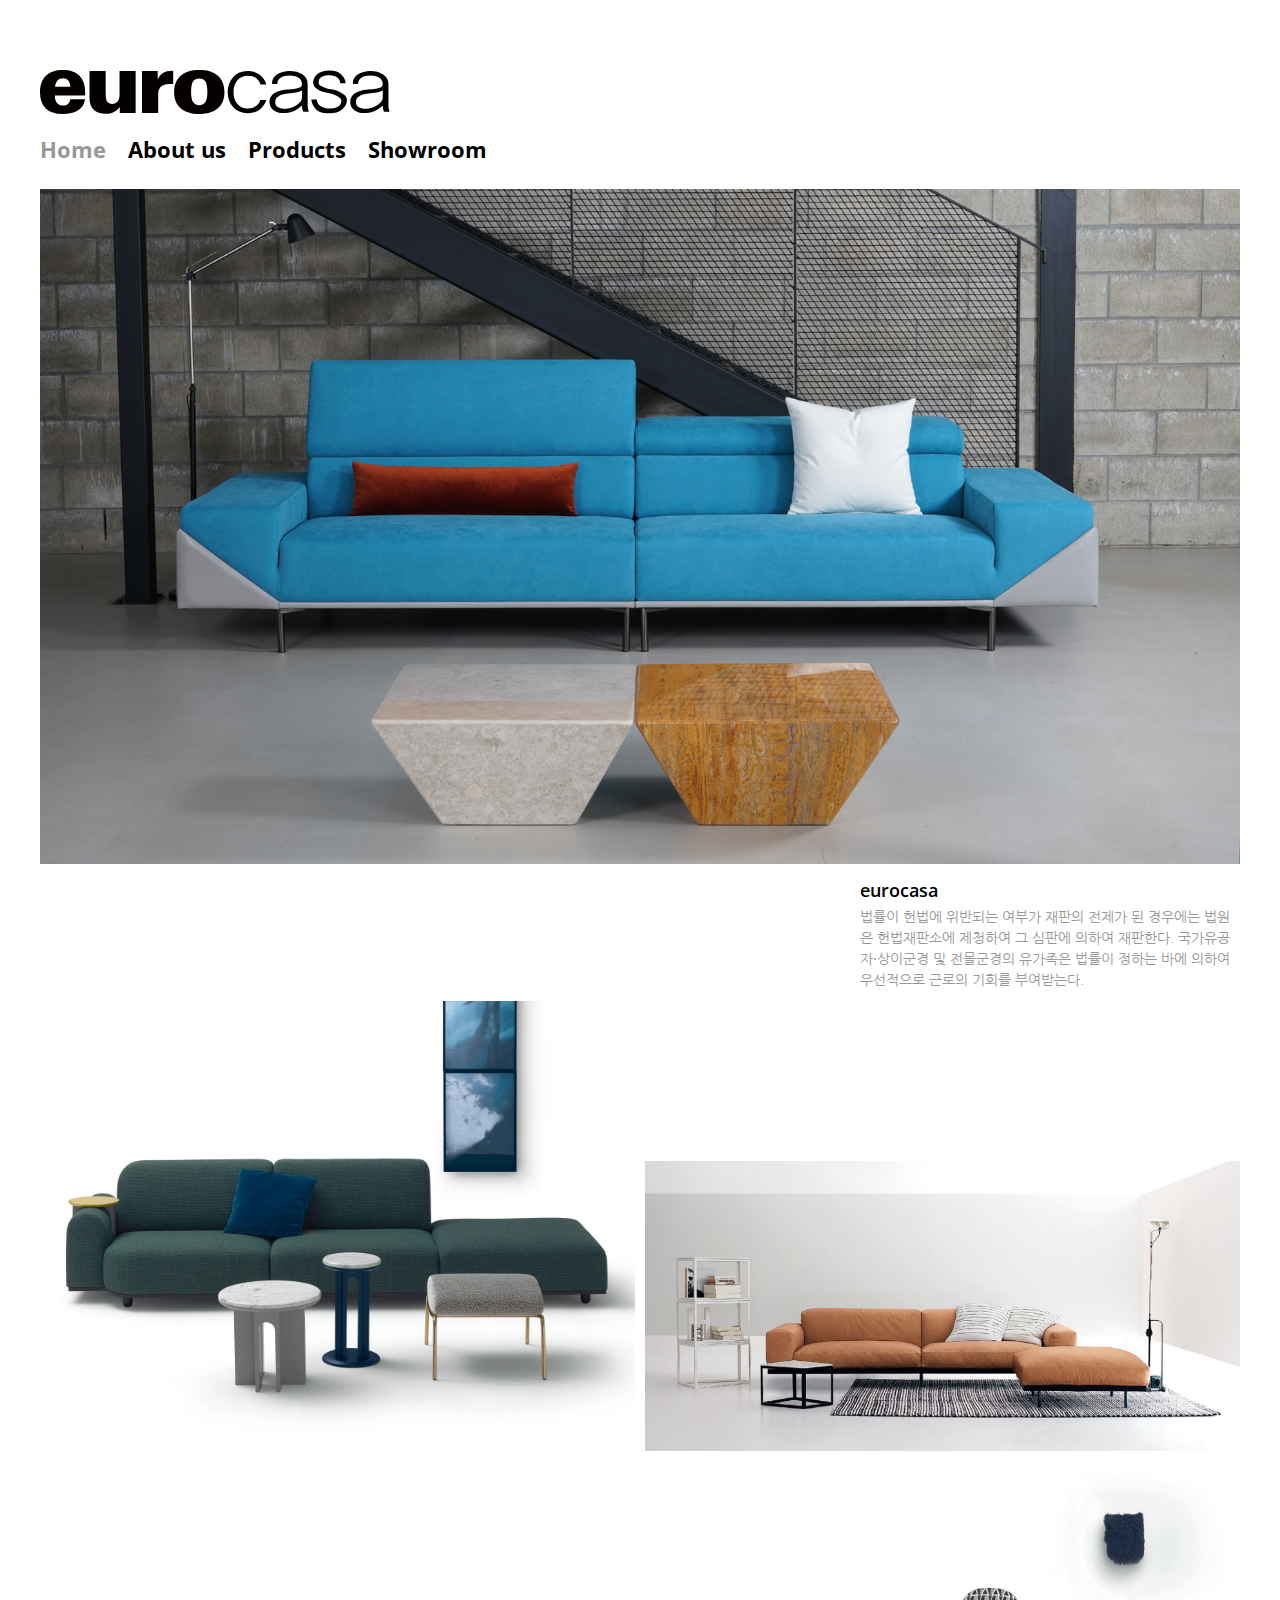
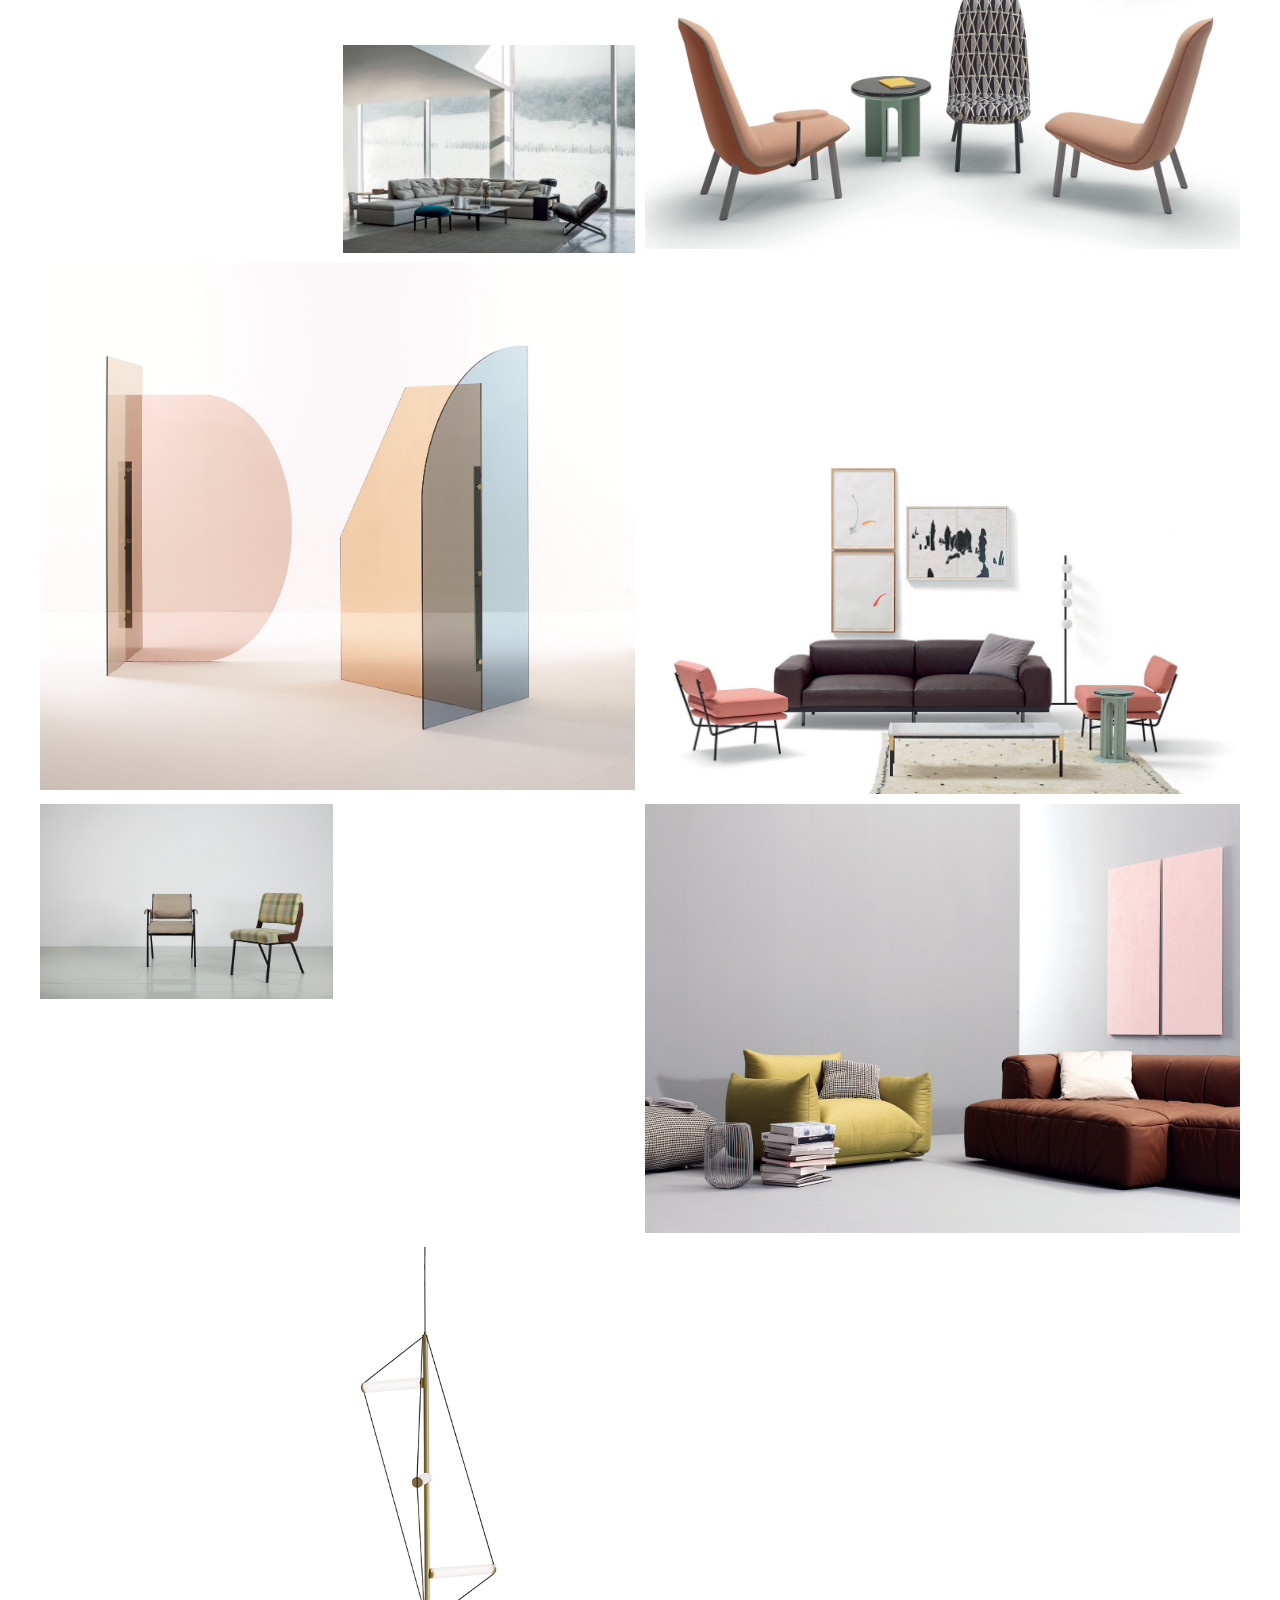
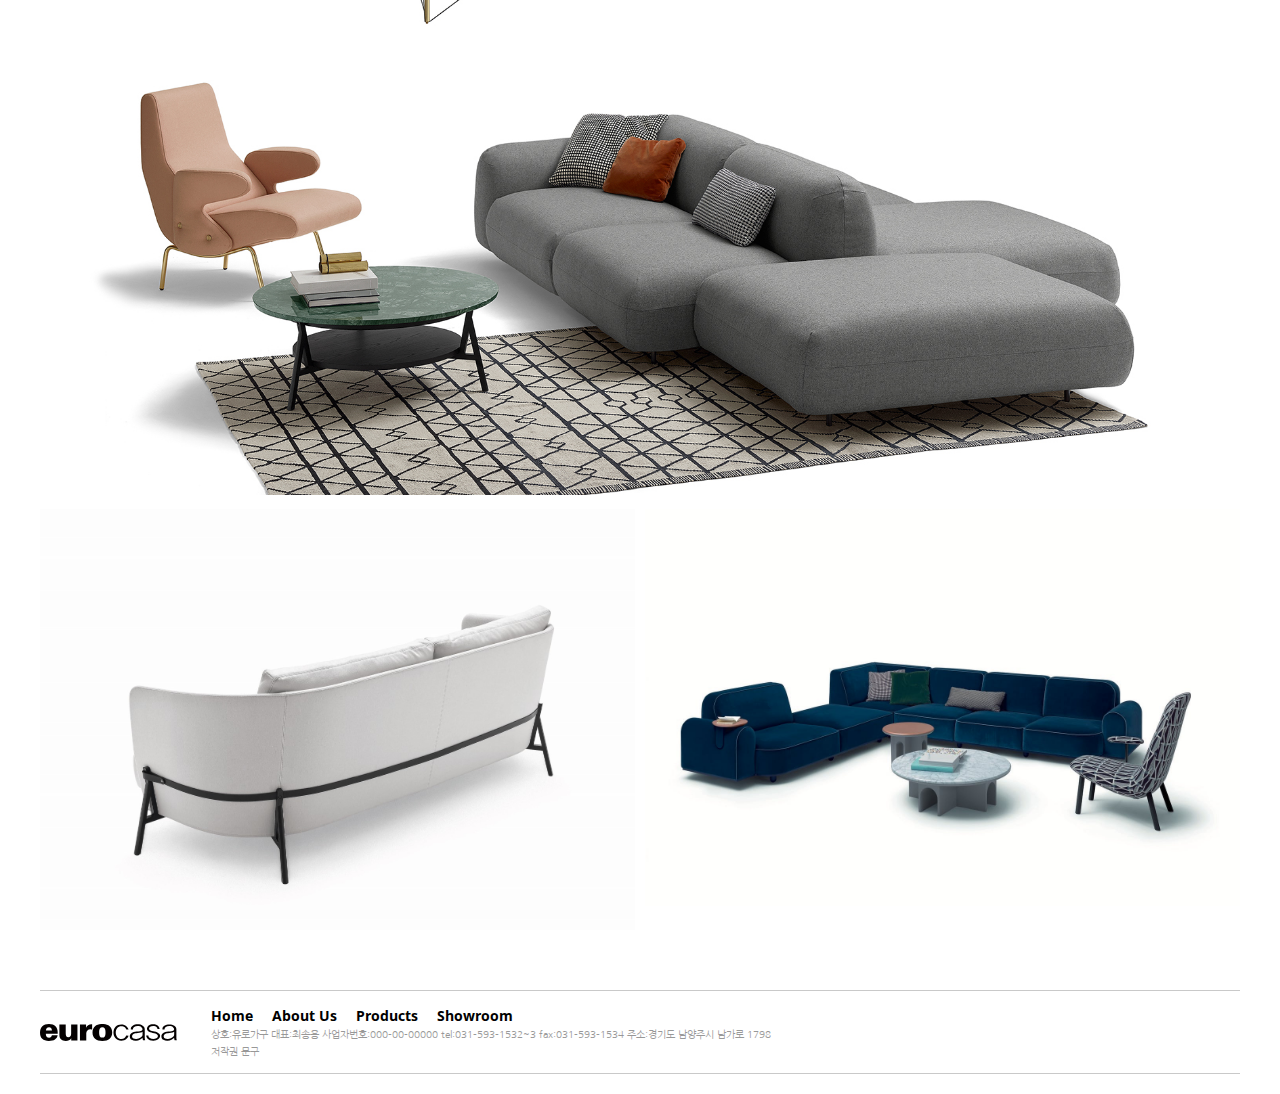
<file: index.html>
<!DOCTYPE html>
<html lang="ko">
  <head>
    <meta charset="UTF-8">
    <title>eurocasa</title>
    <!-- <meta name="viewport" content="width=device-width, initial-scale=1.0"> -->
    <meta name="format-detection" content="telephone=no" />
    <link href="https://fonts.googleapis.com/css?family=Montserrat:100,100i,200,200i,300,300i,400,400i,500,500i,600,600i,700,700i,800,800i,900,900i" rel="stylesheet">
    <link href="https://fonts.googleapis.com/css?family=Nanum+Gothic:400,700,800" rel="stylesheet">
    <link href="https://fonts.googleapis.com/css?family=Roboto:100,100i,300,300i,400,400i,500,500i,700,700i,900,900i" rel="stylesheet">
    <link href="https://fonts.googleapis.com/css?family=Open+Sans:300,300i,400,400i,600,600i,700,700i,800,800i" rel="stylesheet">
    <link rel="stylesheet" href="css/index.css">
    <script src="js/jquery-3.3.1.js"></script>
  </head>

  <body>
    <header>
      <div class="eurocasa-logo">
        <a href="index.html"><img src="img/eurocasa-logo.svg" alt="eurocasa-logo"></a>
      </div>
      <nav>
        <ul>
          <li><a href="index.html" class="homeBtn">Home</a></li>
          <li><a href="aboutUs.html" class="aboutUsBtn">About us</a></li>
          <li><a href="productsAll.html" class="productsBtn">Products</a></li>
          <li><a href="showroom.html" class="showroomBtn">Showroom</a></li>
        </ul>
      </nav>
    </header>

    <section class="secA">
      <div class="secAimg">
        <a href="#"><img src="img/test/test01.jpg" alt="secAimg"></a>
      </div>
      <div class="secAtxt">
        <h1>eurocasa</h1>
        <p>법률이 헌법에 위반되는 여부가 재판의 전제가 된 경우에는 법원은 헌법재판소에 제청하여 그 심판에 의하여 재판한다. 국가유공자·상이군경 및 전몰군경의 유가족은 법률이 정하는 바에 의하여 우선적으로 근로의 기회를 부여받는다.</p>
      </div>
    </section>

    <section class="secB">
      <div class="img01">
        <a href="#"><img src="img/img01.jpg" alt="img01"></a>
      </div>
      <div class="img02">
        <a href="#"><img src="img/img02.jpg" alt="img02"></a>
      </div>
      <div class="img03">
        <a href="#"><img src="img/img03.jpg" alt="img03"></a>
      </div>
      <div class="img04">
        <a href="#"><img src="img/img04.jpg" alt="img04"></a>
      </div>
      <div class="img05">
        <a href="#"><img src="img/img05.jpg" alt="img05"></a>
      </div>
      <div class="img06">
        <a href="#"><img src="img/img06.jpg" alt="img06"></a>
      </div>
      <div class="img07">
        <a href="#"><img src="img/img07.jpg" alt="img07"></a>
      </div>
      <div class="img08">
        <a href="#"><img src="img/img08.jpg" alt="img08"></a>
      </div>
      <div class="img09">
        <a href="#"><img src="img/img09.jpg" alt="img09"></a>
      </div>
      <div class="img10">
        <a href="#"><img src="img/img10.jpg" alt="img10"></a>
      </div>
      <div class="img11">
        <a href="#"><img src="img/img11.jpg" alt="img11"></a>
      </div>
    </section>

    <footer>
      <div class="eurocasa-logo2">
        <a href="#"><img src="img/eurocasa-logo.svg" alt="eurocasa-logo2"></a>
      </div>
      <nav class="footerNav">
        <ul>
          <li><a href="index.html">Home</a></li>
          <li><a href="aboutUs.html">About Us</a></li>
          <li><a href="productsAll.html">Products</a></li>
          <li><a href="showroom.html">Showroom</a></li>
        </ul>
      </nav>
      <p class="footer01">
        상호:유로가구 대표:최송용 사업자번호:000-00-00000 tel:031-593-1532~3 fax:031-593-1534 주소:경기도 남양주시 남가로 1798
      </p>
      <p class="footer02">
        저작권 문구
      </p>
    </footer>
  </body>
</html>
</file>
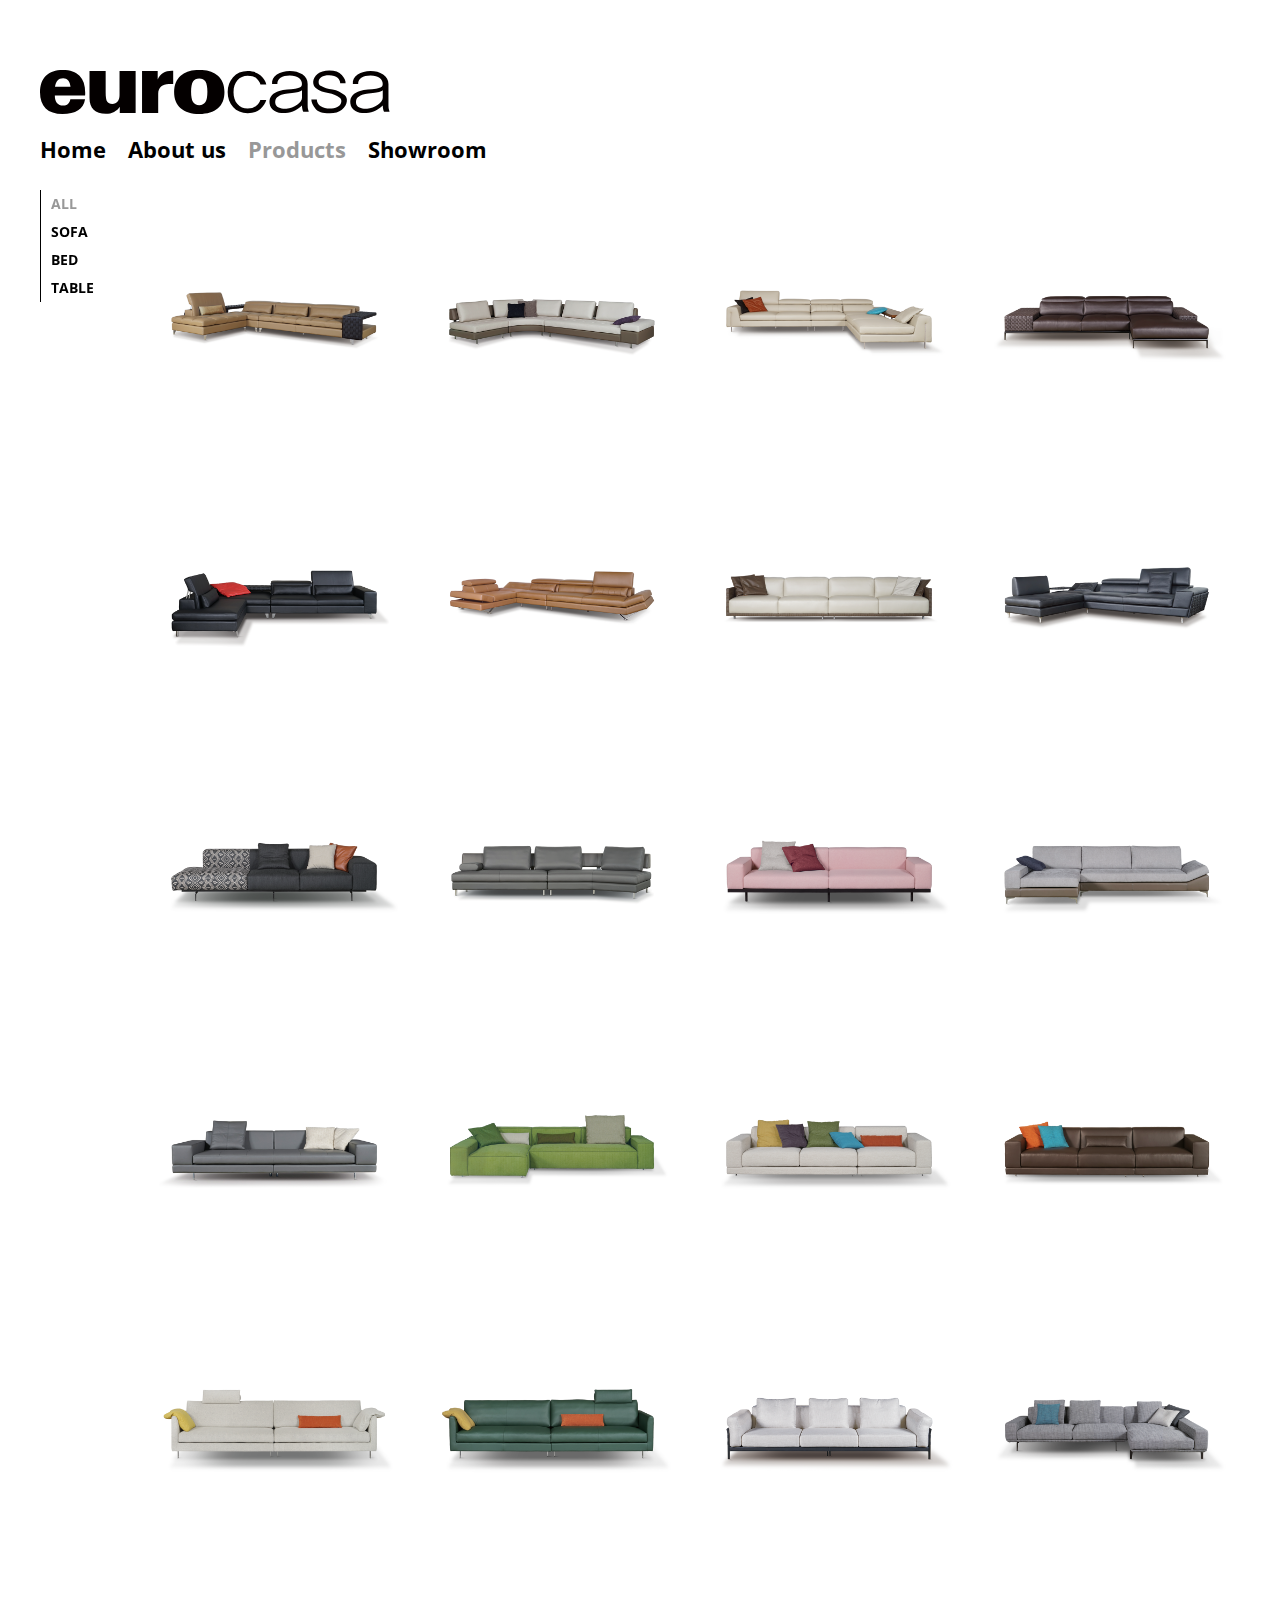
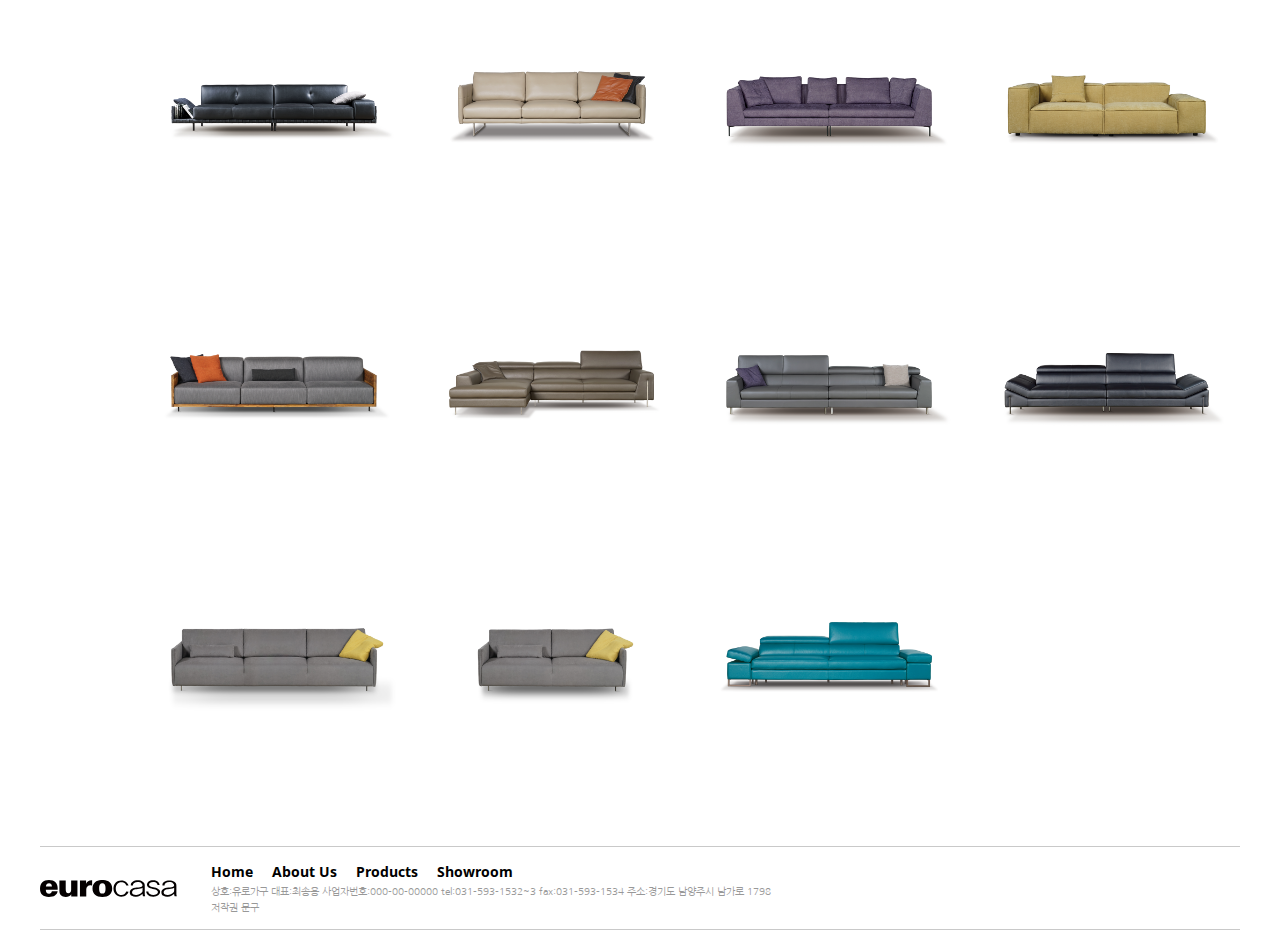
<file: productsAll.html>
<!DOCTYPE html>
<html lang="ko">
  <head>
    <meta charset="UTF-8">
    <title>eurocasa / Products / ALL</title>
    <!-- <meta name="viewport" content="width=device-width, initial-scale=1.0"> -->
    <meta name="format-detection" content="telephone=no" />
    <link href="https://fonts.googleapis.com/css?family=Montserrat:100,100i,200,200i,300,300i,400,400i,500,500i,600,600i,700,700i,800,800i,900,900i" rel="stylesheet">
    <link href="https://fonts.googleapis.com/css?family=Nanum+Gothic:400,700,800" rel="stylesheet">
    <link href="https://fonts.googleapis.com/css?family=Roboto:100,100i,300,300i,400,400i,500,500i,700,700i,900,900i" rel="stylesheet">
    <link href="https://fonts.googleapis.com/css?family=Open+Sans:300,300i,400,400i,600,600i,700,700i,800,800i" rel="stylesheet">
    <link rel="stylesheet" href="css/productsAll.css">
    <script src="js/jquery-3.3.1.js"></script>
  </head>

  <body>
    <header>
      <div class="eurocasa-logo">
        <a href="index.html"><img src="img/eurocasa-logo.svg" alt="eurocasa-logo"></a>
      </div>
      <nav>
        <ul>
          <li><a href="index.html" class="homeBtn">Home</a></li>
          <li><a href="aboutUs.html" class="aboutUsBtn">About us</a></li>
          <li><a href="productsAll.html" class="productsBtn">Products</a></li>
          <li><a href="showroom.html" class="showroomBtn">Showroom</a></li>
        </ul>
      </nav>
    </header>

    <section class="secA">
      <nav class="categoryNav">
        <ul>
          <li><a href="productsAll.html" class="allBtn">ALL</a></li>
          <li><a href="productsSofa.html" class="sofaBtn">SOFA</a></li>
          <li><a href="productsBed.html" class="bedBtn">BED</a></li>
          <li><a href="productsTable.html" class="tableBtn">TABLE</a></li>
        </ul>
      </nav>
      <div class="productList">
        <div class="productBox">
          <div class="productImg001">
            <a href="#.html">
              <div class="greyBox">
                <div class="textBox">
                  <h2>Luxury</h2>
                  <p>more informations</p>
                </div>
              </div>
            </a>
          </div>
        </div>
        <div class="productBox">
          <div class="productImg002">
            <a href="#.html">
              <div class="greyBox">
                <div class="textBox">
                  <h2>Portfolio</h2>
                  <p>more informations</p>
                </div>
              </div>
            </a>
          </div>
        </div>
        <div class="productBox">
          <div class="productImg003">
            <a href="#.html">
              <div class="greyBox">
                <div class="textBox">
                  <h2>Class</h2>
                  <p>more informations</p>
                </div>
              </div>
            </a>
          </div>
        </div>
        <div class="productBox">
          <div class="productImg004">
            <a href="#.html">
              <div class="greyBox">
                <div class="textBox">
                  <h2>Metropolitan</h2>
                  <p>more informations</p>
                </div>
              </div>
            </a>
          </div>
        </div>
        <div class="productBox">
          <div class="productImg005">
            <a href="#.html">
              <div class="greyBox">
                <div class="textBox">
                  <h2>Monopoly</h2>
                  <p>more informations</p>
                </div>
              </div>
            </a>
          </div>
        </div>
        <div class="productBox">
          <div class="productImg006">
            <a href="#.html">
              <div class="greyBox">
                <div class="textBox">
                  <h2>Fly</h2>
                  <p>more informations</p>
                </div>
              </div>
            </a>
          </div>
        </div>
        <div class="productBox">
          <div class="productImg007">
            <a href="#.html">
              <div class="greyBox">
                <div class="textBox">
                  <h2>Palace</h2>
                  <p>more informations</p>
                </div>
              </div>
            </a>
          </div>
        </div>
        <div class="productBox">
          <div class="productImg008">
            <a href="#.html">
              <div class="greyBox">
                <div class="textBox">
                  <h2>Healing</h2>
                  <p>more informations</p>
                </div>
              </div>
            </a>
          </div>
        </div>
        <div class="productBox">
          <div class="productImg009">
            <a href="#.html">
              <div class="greyBox">
                <div class="textBox">
                  <h2>Triple</h2>
                  <p>more informations</p>
                </div>
              </div>
            </a>
          </div>
        </div>
        <div class="productBox">
          <div class="productImg010">
            <a href="#.html">
              <div class="greyBox">
                <div class="textBox">
                  <h2>Broadway</h2>
                  <p>more informations</p>
                </div>
              </div>
            </a>
          </div>
        </div>
        <div class="productBox">
          <div class="productImg011">
            <a href="#.html">
              <div class="greyBox">
                <div class="textBox">
                  <h2>Vivid</h2>
                  <p>more informations</p>
                </div>
              </div>
            </a>
          </div>
        </div>
        <div class="productBox">
          <div class="productImg012">
            <a href="#.html">
              <div class="greyBox">
                <div class="textBox">
                  <h2>Wellbeing</h2>
                  <p>more informations</p>
                </div>
              </div>
            </a>
          </div>
        </div>
        <div class="productBox">
          <div class="productImg013">
            <a href="#.html">
              <div class="greyBox">
                <div class="textBox">
                  <h2>Leonardo</h2>
                  <p>more informations</p>
                </div>
              </div>
            </a>
          </div>
        </div>
        <div class="productBox">
          <div class="productImg014">
            <a href="#.html">
              <div class="greyBox">
                <div class="textBox">
                  <h2>Castella</h2>
                  <p>more informations</p>
                </div>
              </div>
            </a>
          </div>
        </div>
        <div class="productBox">
          <div class="productImg015">
            <a href="#.html">
              <div class="greyBox">
                <div class="textBox">
                  <h2>Boxter Fabric</h2>
                  <p>more informations</p>
                </div>
              </div>
            </a>
          </div>
        </div>
        <div class="productBox">
          <div class="productImg016">
            <a href="#.html">
              <div class="greyBox">
                <div class="textBox">
                  <h2>Boxter Leather</h2>
                  <p>more informations</p>
                </div>
              </div>
            </a>
          </div>
        </div>
        <div class="productBox">
          <div class="productImg017">
            <a href="#.html">
              <div class="greyBox">
                <div class="textBox">
                  <h2>Hollywood Fabric</h2>
                  <p>more informations</p>
                </div>
              </div>
            </a>
          </div>
        </div>
        <div class="productBox">
          <div class="productImg018">
            <a href="#.html">
              <div class="greyBox">
                <div class="textBox">
                  <h2>Hollywood Leather</h2>
                  <p>more informations</p>
                </div>
              </div>
            </a>
          </div>
        </div>
        <div class="productBox">
          <div class="productImg019">
            <a href="#.html">
              <div class="greyBox">
                <div class="textBox">
                  <h2>W3100</h2>
                  <p>more informations</p>
                </div>
              </div>
            </a>
          </div>
        </div>
        <div class="productBox">
          <div class="productImg020">
            <a href="#.html">
              <div class="greyBox">
                <div class="textBox">
                  <h2>Casablanca</h2>
                  <p>more informations</p>
                </div>
              </div>
            </a>
          </div>
        </div>
        <div class="productBox">
          <div class="productImg021">
            <a href="#.html">
              <div class="greyBox">
                <div class="textBox">
                  <h2>Square</h2>
                  <p>more informations</p>
                </div>
              </div>
            </a>
          </div>
        </div>
        <div class="productBox">
          <div class="productImg022">
            <a href="#.html">
              <div class="greyBox">
                <div class="textBox">
                  <h2>Slim</h2>
                  <p>more informations</p>
                </div>
              </div>
            </a>
          </div>
        </div>
        <div class="productBox">
          <div class="productImg023">
            <a href="#.html">
              <div class="greyBox">
                <div class="textBox">
                  <h2>Holiday</h2>
                  <p>more informations</p>
                </div>
              </div>
            </a>
          </div>
        </div>
        <div class="productBox">
          <div class="productImg024">
            <a href="#.html">
              <div class="greyBox">
                <div class="textBox">
                  <h2>Castella 3p</h2>
                  <p>more informations</p>
                </div>
              </div>
            </a>
          </div>
        </div>
        <div class="productBox">
          <div class="productImg025">
            <a href="#.html">
              <div class="greyBox">
                <div class="textBox">
                  <h2>Woodholic</h2>
                  <p>more informations</p>
                </div>
              </div>
            </a>
          </div>
        </div>
        <div class="productBox">
          <div class="productImg026">
            <a href="#.html">
              <div class="greyBox">
                <div class="textBox">
                  <h2>Loft</h2>
                  <p>more informations</p>
                </div>
              </div>
            </a>
          </div>
        </div>
        <div class="productBox">
          <div class="productImg027">
            <a href="#.html">
              <div class="greyBox">
                <div class="textBox">
                  <h2>Best</h2>
                  <p>more informations</p>
                </div>
              </div>
            </a>
          </div>
        </div>
        <div class="productBox">
          <div class="productImg028">
            <a href="#.html">
              <div class="greyBox">
                <div class="textBox">
                  <h2>A157</h2>
                  <p>more informations</p>
                </div>
              </div>
            </a>
          </div>
        </div>
        <div class="productBox">
          <div class="productImg029">
            <a href="#.html">
              <div class="greyBox">
                <div class="textBox">
                  <h2>New Slim 3p</h2>
                  <p>more informations</p>
                </div>
              </div>
            </a>
          </div>
        </div>
        <div class="productBox">
          <div class="productImg030">
            <a href="#.html">
              <div class="greyBox">
                <div class="textBox">
                  <h2>New Slim 2p</h2>
                  <p>more informations</p>
                </div>
              </div>
            </a>
          </div>
        </div>
        <div class="productBox">
          <div class="productImg031">
            <a href="#.html">
              <div class="greyBox">
                <div class="textBox">
                  <h2>Wing</h2>
                  <p>more informations</p>
                </div>
              </div>
            </a>
          </div>
        </div>
      </div>
    </section>

    <footer>
      <div class="eurocasa-logo2">
        <a href="#"><img src="img/eurocasa-logo.svg" alt="eurocasa-logo2"></a>
      </div>
      <nav class="footerNav">
        <ul>
          <li><a href="index.html">Home</a></li>
          <li><a href="aboutUs.html">About Us</a></li>
          <li><a href="productsAll.html">Products</a></li>
          <li><a href="showroom.html">Showroom</a></li>
        </ul>
      </nav>
      <p class="footer01">
        상호:유로가구 대표:최송용 사업자번호:000-00-00000 tel:031-593-1532~3 fax:031-593-1534 주소:경기도 남양주시 남가로 1798
      </p>
      <p class="footer02">
        저작권 문구
      </p>
    </footer>
  </body>
</html>
</file>
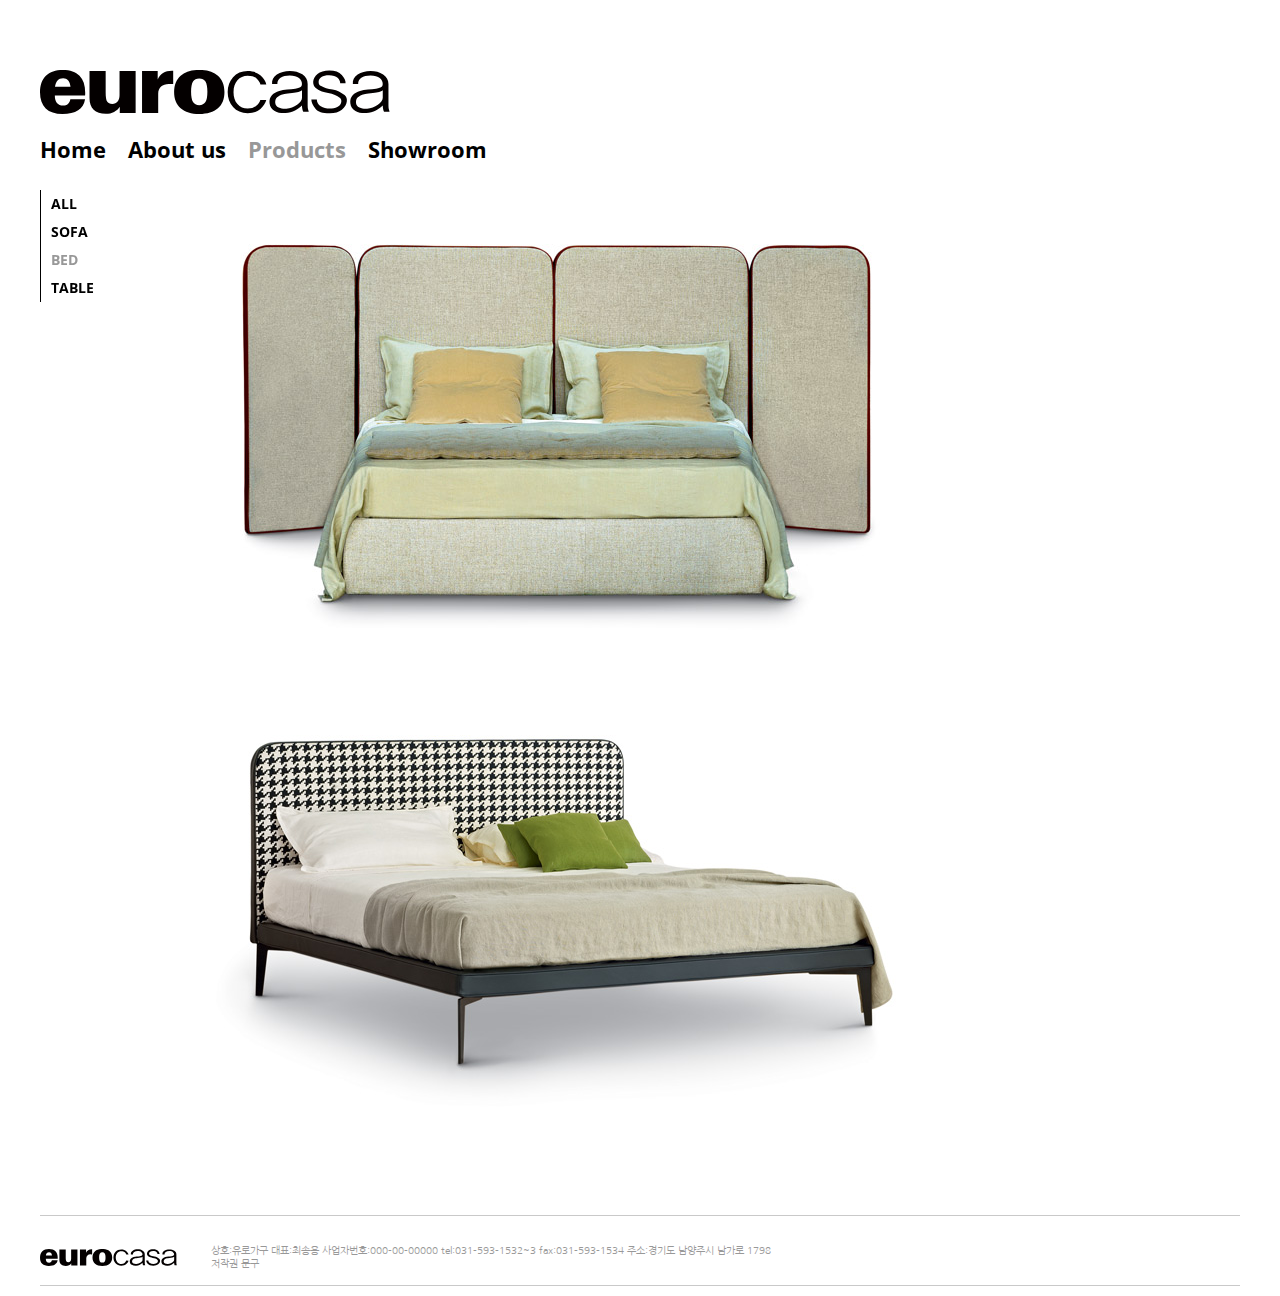
<file: productsBed.html>
<!DOCTYPE html>
<html lang="ko">
  <head>
    <meta charset="UTF-8">
    <title>eurocasa / Products / BED</title>
    <!-- <meta name="viewport" content="width=device-width, initial-scale=1.0"> -->
    <meta name="format-detection" content="telephone=no" />
    <link href="https://fonts.googleapis.com/css?family=Montserrat:100,100i,200,200i,300,300i,400,400i,500,500i,600,600i,700,700i,800,800i,900,900i" rel="stylesheet">
    <link href="https://fonts.googleapis.com/css?family=Nanum+Gothic:400,700,800" rel="stylesheet">
    <link href="https://fonts.googleapis.com/css?family=Roboto:100,100i,300,300i,400,400i,500,500i,700,700i,900,900i" rel="stylesheet">
    <link href="https://fonts.googleapis.com/css?family=Open+Sans:300,300i,400,400i,600,600i,700,700i,800,800i" rel="stylesheet">
    <link rel="stylesheet" href="css/productsBed.css">
    <script src="js/jquery-3.3.1.js"></script>
  </head>

  <body>
    <div class="container">
      <header>
        <div class="eurocasa-logo">
          <a href="index.html"><img src="img/eurocasa-logo.svg" alt="eurocasa-logo"></a>
        </div>
        <nav>
          <ul>
            <li><a href="index.html" class="homeBtn">Home</a></li>
            <li><a href="#" class="aboutUsBtn">About us</a></li>
            <li><a href="productsAll.html" class="productsBtn">Products</a></li>
            <li><a href="#" class="showroomBtn">Showroom</a></li>
          </ul>
        </nav>
      </header>

      <section class="secA">
        <nav class="categoryNav">
          <ul>
            <li><a href="productsAll.html" class="allBtn">ALL</a></li>
            <li><a href="productsSofa.html" class="sofaBtn">SOFA</a></li>
            <li><a href="productsBed.html" class="bedBtn">BED</a></li>
            <li><a href="productsTable.html" class="tableBtn">TABLE</a></li>
          </ul>
        </nav>
        <div class="allList">
          <div class="bed01">
            <a href=""><img src="img/bed01.jpg" alt="bed01"></a>
          </div>
          <div class="bed02">
            <a href=""><img src="img/bed02.jpg" alt="bed02"></a>
          </div>
        </div>
      </section>

      <section class="secB">

      </section>

      <footer>
        <div class="eurocasa-logo2">
          <a href="#"><img src="img/eurocasa-logo.svg" alt="eurocasa-logo2"></a>
        </div>
        <p class="footer01">
          상호:유로가구 대표:최송용 사업자번호:000-00-00000 tel:031-593-1532~3 fax:031-593-1534 주소:경기도 남양주시 남가로 1798<br />저작권 문구
        </p>
      </footer>
    </div>
  </body>
</html>
</file>
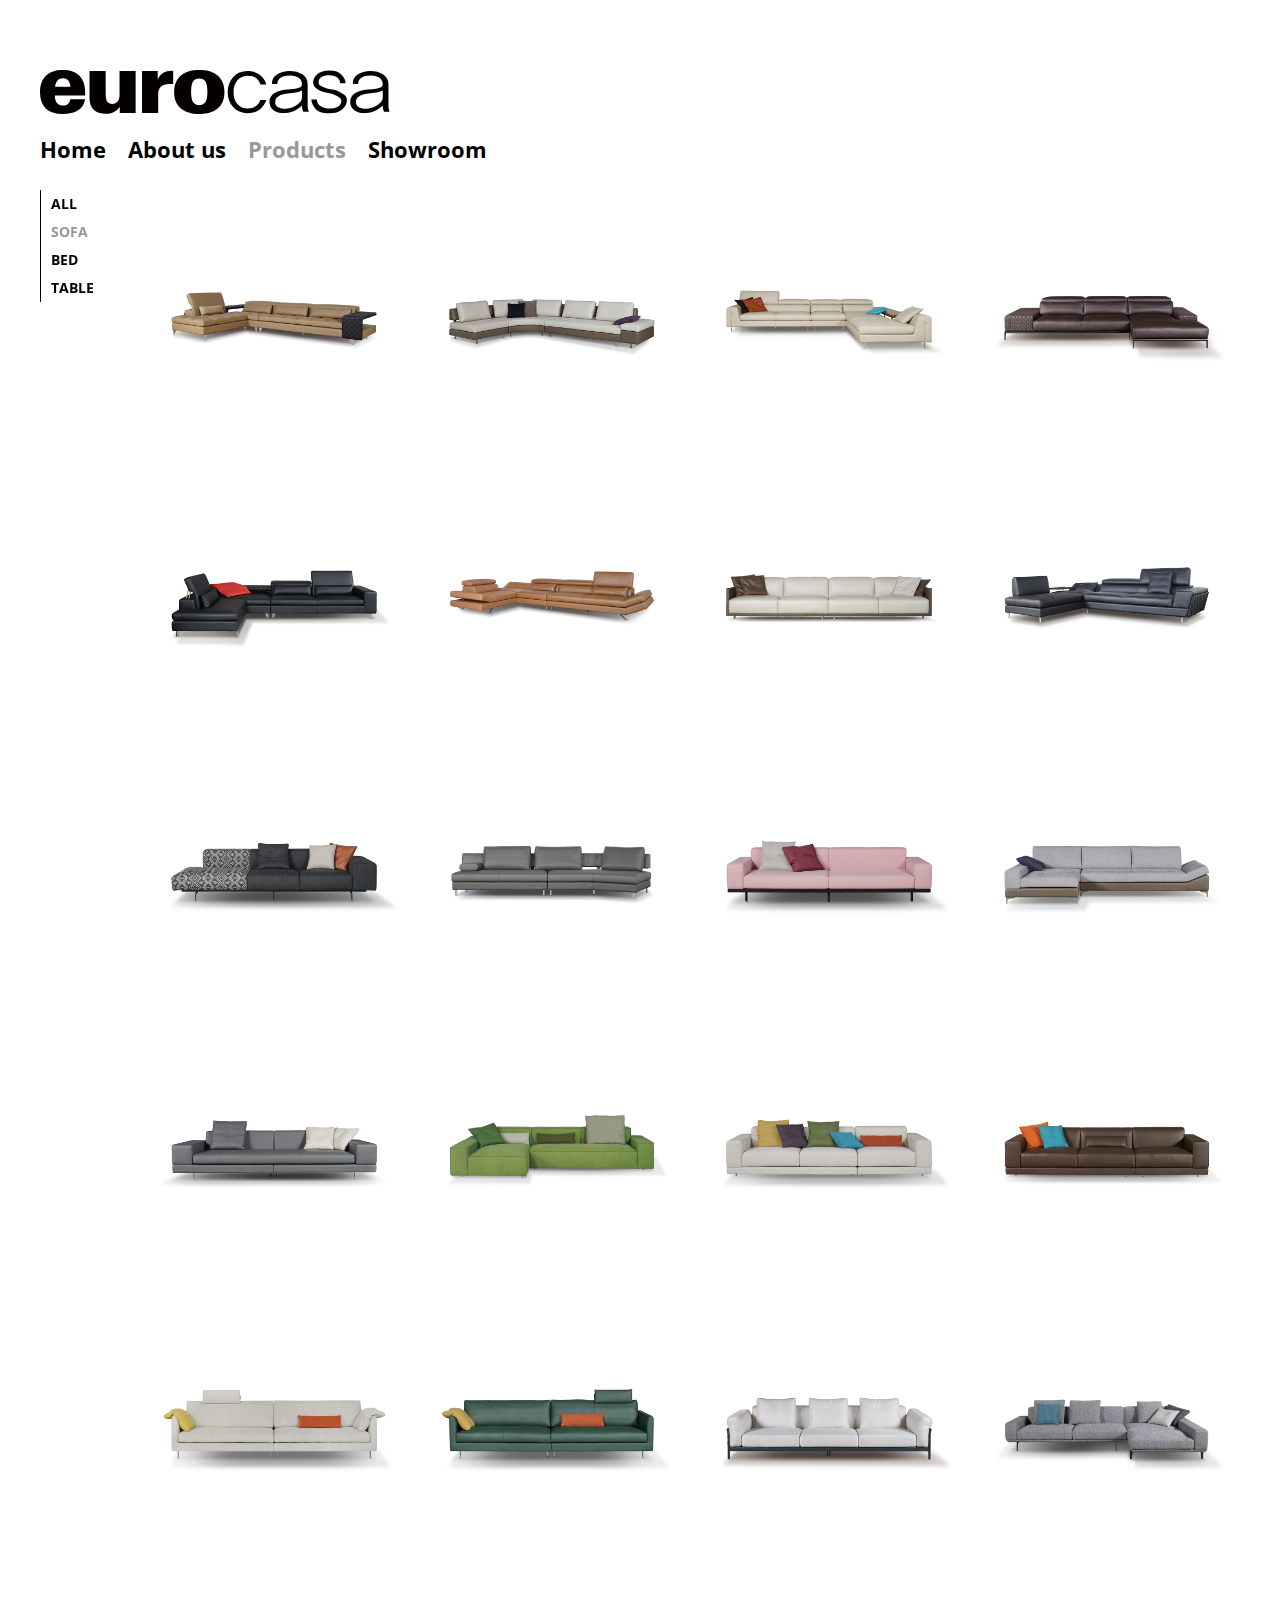
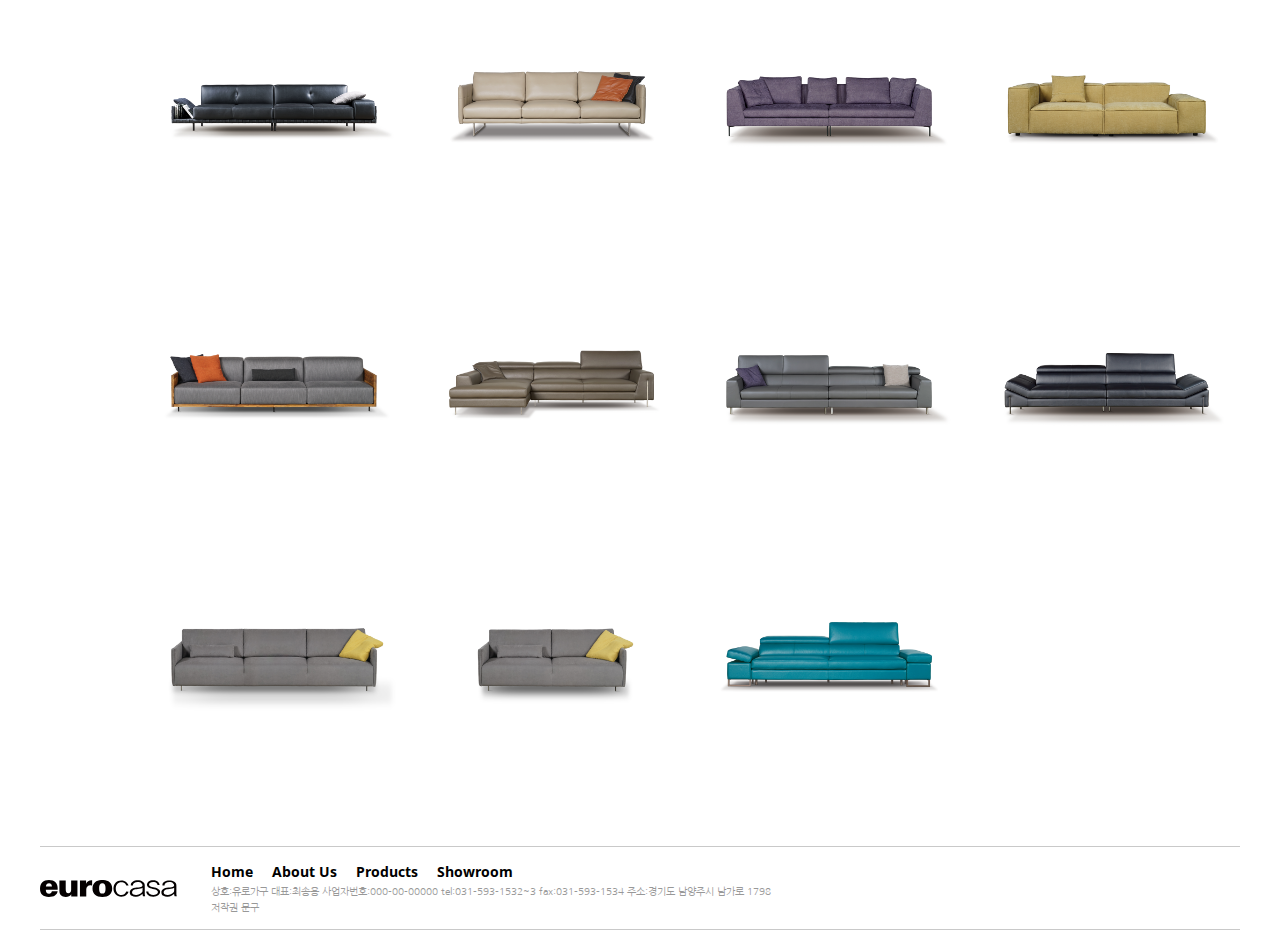
<file: productsSofa.html>
<!DOCTYPE html>
<html lang="ko">
  <head>
    <meta charset="UTF-8">
    <title>eurocasa / Products / ALL</title>
    <!-- <meta name="viewport" content="width=device-width, initial-scale=1.0"> -->
    <meta name="format-detection" content="telephone=no" />
    <link href="https://fonts.googleapis.com/css?family=Montserrat:100,100i,200,200i,300,300i,400,400i,500,500i,600,600i,700,700i,800,800i,900,900i" rel="stylesheet">
    <link href="https://fonts.googleapis.com/css?family=Nanum+Gothic:400,700,800" rel="stylesheet">
    <link href="https://fonts.googleapis.com/css?family=Roboto:100,100i,300,300i,400,400i,500,500i,700,700i,900,900i" rel="stylesheet">
    <link href="https://fonts.googleapis.com/css?family=Open+Sans:300,300i,400,400i,600,600i,700,700i,800,800i" rel="stylesheet">
    <link rel="stylesheet" href="css/productsSofa.css">
    <script src="js/jquery-3.3.1.js"></script>
  </head>

  <body>
    <header>
      <div class="eurocasa-logo">
        <a href="index.html"><img src="img/eurocasa-logo.svg" alt="eurocasa-logo"></a>
      </div>
      <nav>
        <ul>
          <li><a href="index.html" class="homeBtn">Home</a></li>
          <li><a href="aboutUs.html" class="aboutUsBtn">About us</a></li>
          <li><a href="productsAll.html" class="productsBtn">Products</a></li>
          <li><a href="showroom.html" class="showroomBtn">Showroom</a></li>
        </ul>
      </nav>
    </header>

    <section class="secA">
      <nav class="categoryNav">
        <ul>
          <li><a href="productsAll.html" class="allBtn">ALL</a></li>
          <li><a href="productsSofa.html" class="sofaBtn">SOFA</a></li>
          <li><a href="productsBed.html" class="bedBtn">BED</a></li>
          <li><a href="productsTable.html" class="tableBtn">TABLE</a></li>
        </ul>
      </nav>
      <div class="productList">
        <div class="productBox">
          <div class="productImg001">
            <a href="#.html">
              <div class="greyBox">
                <div class="textBox">
                  <h2>Luxury</h2>
                  <p>more informations</p>
                </div>
              </div>
            </a>
          </div>
        </div>
        <div class="productBox">
          <div class="productImg002">
            <a href="#.html">
              <div class="greyBox">
                <div class="textBox">
                  <h2>Portfolio</h2>
                  <p>more informations</p>
                </div>
              </div>
            </a>
          </div>
        </div>
        <div class="productBox">
          <div class="productImg003">
            <a href="#.html">
              <div class="greyBox">
                <div class="textBox">
                  <h2>Class</h2>
                  <p>more informations</p>
                </div>
              </div>
            </a>
          </div>
        </div>
        <div class="productBox">
          <div class="productImg004">
            <a href="#.html">
              <div class="greyBox">
                <div class="textBox">
                  <h2>Metropolitan</h2>
                  <p>more informations</p>
                </div>
              </div>
            </a>
          </div>
        </div>
        <div class="productBox">
          <div class="productImg005">
            <a href="#.html">
              <div class="greyBox">
                <div class="textBox">
                  <h2>Monopoly</h2>
                  <p>more informations</p>
                </div>
              </div>
            </a>
          </div>
        </div>
        <div class="productBox">
          <div class="productImg006">
            <a href="#.html">
              <div class="greyBox">
                <div class="textBox">
                  <h2>Fly</h2>
                  <p>more informations</p>
                </div>
              </div>
            </a>
          </div>
        </div>
        <div class="productBox">
          <div class="productImg007">
            <a href="#.html">
              <div class="greyBox">
                <div class="textBox">
                  <h2>Palace</h2>
                  <p>more informations</p>
                </div>
              </div>
            </a>
          </div>
        </div>
        <div class="productBox">
          <div class="productImg008">
            <a href="#.html">
              <div class="greyBox">
                <div class="textBox">
                  <h2>Healing</h2>
                  <p>more informations</p>
                </div>
              </div>
            </a>
          </div>
        </div>
        <div class="productBox">
          <div class="productImg009">
            <a href="#.html">
              <div class="greyBox">
                <div class="textBox">
                  <h2>Triple</h2>
                  <p>more informations</p>
                </div>
              </div>
            </a>
          </div>
        </div>
        <div class="productBox">
          <div class="productImg010">
            <a href="#.html">
              <div class="greyBox">
                <div class="textBox">
                  <h2>Broadway</h2>
                  <p>more informations</p>
                </div>
              </div>
            </a>
          </div>
        </div>
        <div class="productBox">
          <div class="productImg011">
            <a href="#.html">
              <div class="greyBox">
                <div class="textBox">
                  <h2>Vivid</h2>
                  <p>more informations</p>
                </div>
              </div>
            </a>
          </div>
        </div>
        <div class="productBox">
          <div class="productImg012">
            <a href="#.html">
              <div class="greyBox">
                <div class="textBox">
                  <h2>Wellbeing</h2>
                  <p>more informations</p>
                </div>
              </div>
            </a>
          </div>
        </div>
        <div class="productBox">
          <div class="productImg013">
            <a href="#.html">
              <div class="greyBox">
                <div class="textBox">
                  <h2>Leonardo</h2>
                  <p>more informations</p>
                </div>
              </div>
            </a>
          </div>
        </div>
        <div class="productBox">
          <div class="productImg014">
            <a href="#.html">
              <div class="greyBox">
                <div class="textBox">
                  <h2>Castella</h2>
                  <p>more informations</p>
                </div>
              </div>
            </a>
          </div>
        </div>
        <div class="productBox">
          <div class="productImg015">
            <a href="#.html">
              <div class="greyBox">
                <div class="textBox">
                  <h2>Boxter Fabric</h2>
                  <p>more informations</p>
                </div>
              </div>
            </a>
          </div>
        </div>
        <div class="productBox">
          <div class="productImg016">
            <a href="#.html">
              <div class="greyBox">
                <div class="textBox">
                  <h2>Boxter Leather</h2>
                  <p>more informations</p>
                </div>
              </div>
            </a>
          </div>
        </div>
        <div class="productBox">
          <div class="productImg017">
            <a href="#.html">
              <div class="greyBox">
                <div class="textBox">
                  <h2>Hollywood Fabric</h2>
                  <p>more informations</p>
                </div>
              </div>
            </a>
          </div>
        </div>
        <div class="productBox">
          <div class="productImg018">
            <a href="#.html">
              <div class="greyBox">
                <div class="textBox">
                  <h2>Hollywood Leather</h2>
                  <p>more informations</p>
                </div>
              </div>
            </a>
          </div>
        </div>
        <div class="productBox">
          <div class="productImg019">
            <a href="#.html">
              <div class="greyBox">
                <div class="textBox">
                  <h2>W3100</h2>
                  <p>more informations</p>
                </div>
              </div>
            </a>
          </div>
        </div>
        <div class="productBox">
          <div class="productImg020">
            <a href="#.html">
              <div class="greyBox">
                <div class="textBox">
                  <h2>Casablanca</h2>
                  <p>more informations</p>
                </div>
              </div>
            </a>
          </div>
        </div>
        <div class="productBox">
          <div class="productImg021">
            <a href="#.html">
              <div class="greyBox">
                <div class="textBox">
                  <h2>Square</h2>
                  <p>more informations</p>
                </div>
              </div>
            </a>
          </div>
        </div>
        <div class="productBox">
          <div class="productImg022">
            <a href="#.html">
              <div class="greyBox">
                <div class="textBox">
                  <h2>Slim</h2>
                  <p>more informations</p>
                </div>
              </div>
            </a>
          </div>
        </div>
        <div class="productBox">
          <div class="productImg023">
            <a href="#.html">
              <div class="greyBox">
                <div class="textBox">
                  <h2>Holiday</h2>
                  <p>more informations</p>
                </div>
              </div>
            </a>
          </div>
        </div>
        <div class="productBox">
          <div class="productImg024">
            <a href="#.html">
              <div class="greyBox">
                <div class="textBox">
                  <h2>Castella 3p</h2>
                  <p>more informations</p>
                </div>
              </div>
            </a>
          </div>
        </div>
        <div class="productBox">
          <div class="productImg025">
            <a href="#.html">
              <div class="greyBox">
                <div class="textBox">
                  <h2>Woodholic</h2>
                  <p>more informations</p>
                </div>
              </div>
            </a>
          </div>
        </div>
        <div class="productBox">
          <div class="productImg026">
            <a href="#.html">
              <div class="greyBox">
                <div class="textBox">
                  <h2>Loft</h2>
                  <p>more informations</p>
                </div>
              </div>
            </a>
          </div>
        </div>
        <div class="productBox">
          <div class="productImg027">
            <a href="#.html">
              <div class="greyBox">
                <div class="textBox">
                  <h2>Best</h2>
                  <p>more informations</p>
                </div>
              </div>
            </a>
          </div>
        </div>
        <div class="productBox">
          <div class="productImg028">
            <a href="#.html">
              <div class="greyBox">
                <div class="textBox">
                  <h2>A157</h2>
                  <p>more informations</p>
                </div>
              </div>
            </a>
          </div>
        </div>
        <div class="productBox">
          <div class="productImg029">
            <a href="#.html">
              <div class="greyBox">
                <div class="textBox">
                  <h2>New Slim 3p</h2>
                  <p>more informations</p>
                </div>
              </div>
            </a>
          </div>
        </div>
        <div class="productBox">
          <div class="productImg030">
            <a href="#.html">
              <div class="greyBox">
                <div class="textBox">
                  <h2>New Slim 2p</h2>
                  <p>more informations</p>
                </div>
              </div>
            </a>
          </div>
        </div>
        <div class="productBox">
          <div class="productImg031">
            <a href="#.html">
              <div class="greyBox">
                <div class="textBox">
                  <h2>Wing</h2>
                  <p>more informations</p>
                </div>
              </div>
            </a>
          </div>
        </div>
      </div>
    </section>

    <footer>
      <div class="eurocasa-logo2">
        <a href="#"><img src="img/eurocasa-logo.svg" alt="eurocasa-logo2"></a>
      </div>
      <nav class="footerNav">
        <ul>
          <li><a href="index.html">Home</a></li>
          <li><a href="aboutUs.html">About Us</a></li>
          <li><a href="productsAll.html">Products</a></li>
          <li><a href="showroom.html">Showroom</a></li>
        </ul>
      </nav>
      <p class="footer01">
        상호:유로가구 대표:최송용 사업자번호:000-00-00000 tel:031-593-1532~3 fax:031-593-1534 주소:경기도 남양주시 남가로 1798
      </p>
      <p class="footer02">
        저작권 문구
      </p>
    </footer>
  </body>
</html>
</file>
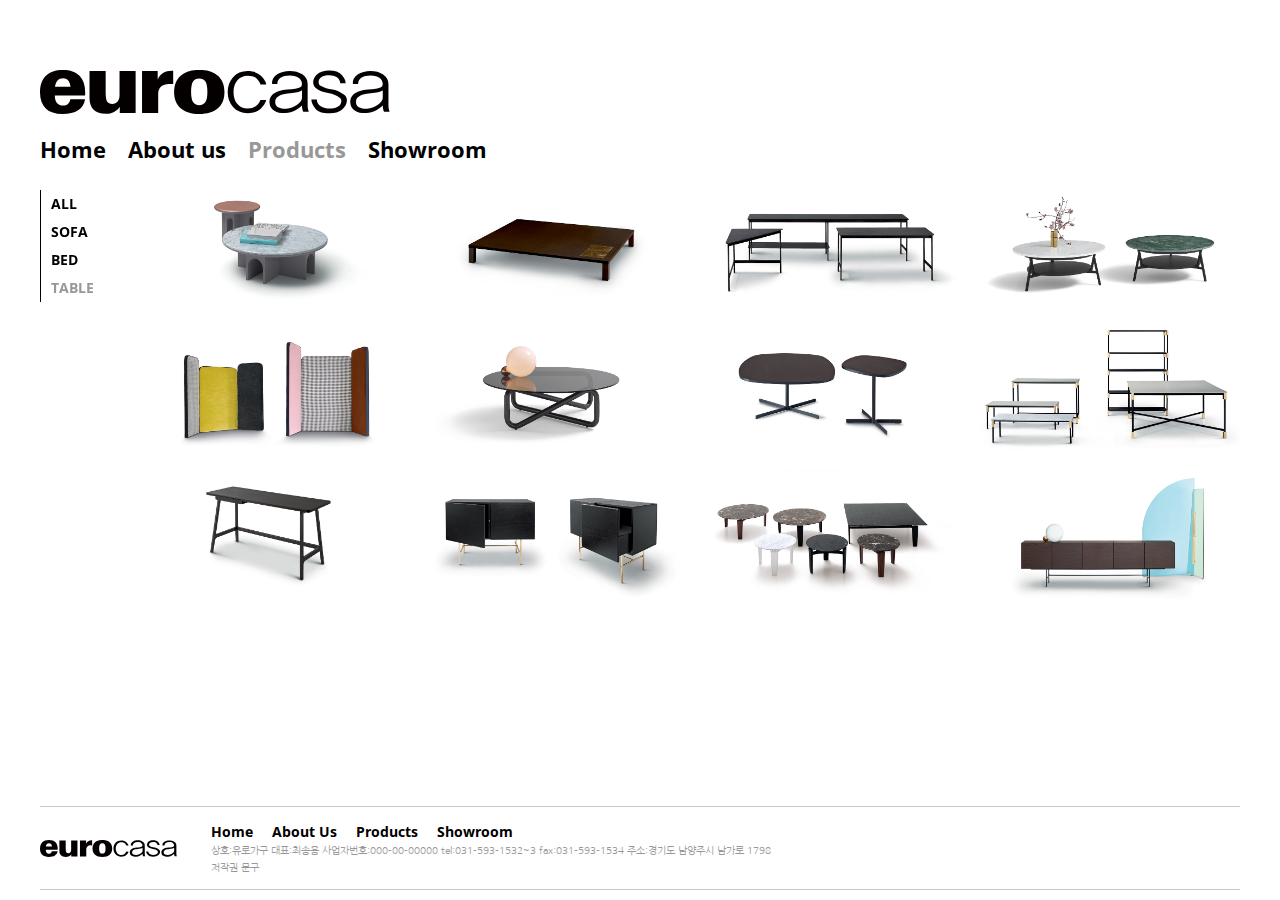
<file: productsTable.html>
<!DOCTYPE html>
<html lang="ko">
  <head>
    <meta charset="UTF-8">
    <title>eurocasa / Products / TABLE</title>
    <!-- <meta name="viewport" content="width=device-width, initial-scale=1.0"> -->
    <meta name="format-detection" content="telephone=no" />
    <link href="https://fonts.googleapis.com/css?family=Montserrat:100,100i,200,200i,300,300i,400,400i,500,500i,600,600i,700,700i,800,800i,900,900i" rel="stylesheet">
    <link href="https://fonts.googleapis.com/css?family=Nanum+Gothic:400,700,800" rel="stylesheet">
    <link href="https://fonts.googleapis.com/css?family=Roboto:100,100i,300,300i,400,400i,500,500i,700,700i,900,900i" rel="stylesheet">
    <link href="https://fonts.googleapis.com/css?family=Open+Sans:300,300i,400,400i,600,600i,700,700i,800,800i" rel="stylesheet">
    <link rel="stylesheet" href="css/productsTable.css">
    <script src="js/jquery-3.3.1.js"></script>
  </head>

  <body>
    <header>
      <div class="eurocasa-logo">
        <a href="index.html"><img src="img/eurocasa-logo.svg" alt="eurocasa-logo"></a>
      </div>
      <nav>
        <ul>
          <li><a href="index.html" class="homeBtn">Home</a></li>
          <li><a href="aboutUs.html" class="aboutUsBtn">About us</a></li>
          <li><a href="productsAll.html" class="productsBtn">Products</a></li>
          <li><a href="showroom.html" class="showroomBtn">Showroom</a></li>
        </ul>
      </nav>
    </header>

    <section class="secA">
      <nav class="categoryNav">
        <ul>
          <li><a href="productsAll.html" class="allBtn">ALL</a></li>
          <li><a href="productsSofa.html" class="sofaBtn">SOFA</a></li>
          <li><a href="productsBed.html" class="bedBtn">BED</a></li>
          <li><a href="productsTable.html" class="tableBtn">TABLE</a></li>
        </ul>
      </nav>
      <div class="productList">
        <div class="tab01">
          <a href=""><img src="img/tab01.jpg" alt="tab01"></a>
        </div>
        <div class="tab02">
          <a href=""><img src="img/tab02.jpg" alt="tab02"></a>
        </div>
        <div class="tab03">
          <a href=""><img src="img/tab03.jpg" alt="tab03"></a>
        </div>
        <div class="tab04">
          <a href=""><img src="img/tab04.jpg" alt="tab04"></a>
        </div>
        <div class="tab05">
          <a href=""><img src="img/tab05.jpg" alt="tab05"></a>
        </div>
        <div class="tab06">
          <a href=""><img src="img/tab06.jpg" alt="tab06"></a>
        </div>
        <div class="tab07">
          <a href=""><img src="img/tab07.jpg" alt="tab07"></a>
        </div>
        <div class="tab08">
          <a href=""><img src="img/tab08.jpg" alt="tab08"></a>
        </div>
        <div class="tab09">
          <a href=""><img src="img/tab09.jpg" alt="tab09"></a>
        </div>
        <div class="tab10">
          <a href=""><img src="img/tab10.jpg" alt="tab10"></a>
        </div>
        <div class="tab11">
          <a href=""><img src="img/tab11.jpg" alt="tab11"></a>
        </div>
        <div class="tab12">
          <a href=""><img src="img/tab12.jpg" alt="tab12"></a>
        </div>
      </div>
    </section>

    <footer>
      <div class="eurocasa-logo2">
        <a href="#"><img src="img/eurocasa-logo.svg" alt="eurocasa-logo2"></a>
      </div>
      <nav class="footerNav">
        <ul>
          <li><a href="index.html">Home</a></li>
          <li><a href="aboutUs.html">About Us</a></li>
          <li><a href="productsAll.html">Products</a></li>
          <li><a href="showroom.html">Showroom</a></li>
        </ul>
      </nav>
      <p class="footer01">
        상호:유로가구 대표:최송용 사업자번호:000-00-00000 tel:031-593-1532~3 fax:031-593-1534 주소:경기도 남양주시 남가로 1798
      </p>
      <p class="footer02">
        저작권 문구
      </p>
    </footer>
  </body>
</html>
</file>
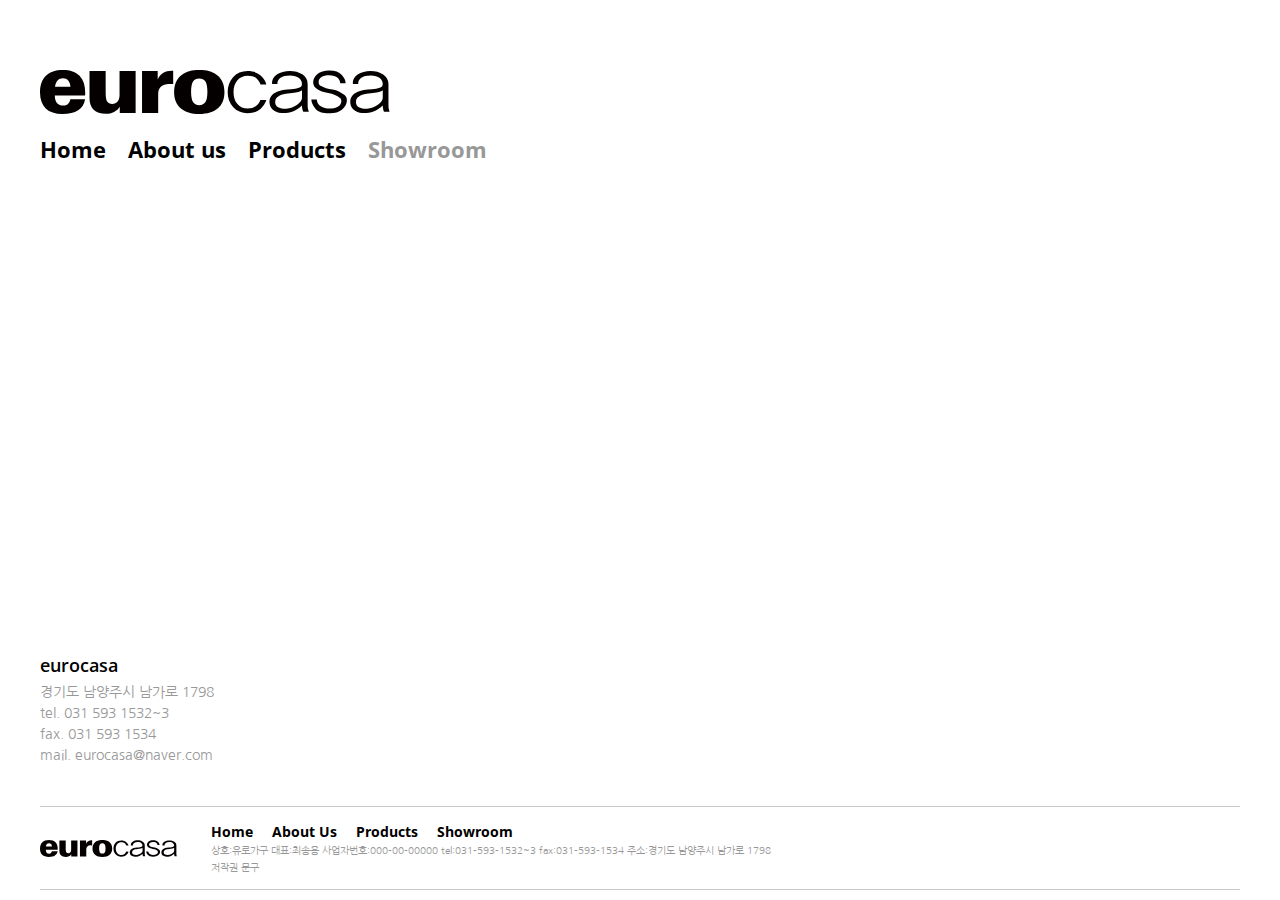
<file: showroom.html>
<!DOCTYPE html>
<html lang="ko">
  <head>
    <meta charset="UTF-8">
    <title>eurocasa</title>
    <!-- <meta name="viewport" content="width=device-width, initial-scale=1.0"> -->
    <meta name="format-detection" content="telephone=no" />
    <link href="https://fonts.googleapis.com/css?family=Montserrat:100,100i,200,200i,300,300i,400,400i,500,500i,600,600i,700,700i,800,800i,900,900i" rel="stylesheet">
    <link href="https://fonts.googleapis.com/css?family=Nanum+Gothic:400,700,800" rel="stylesheet">
    <link href="https://fonts.googleapis.com/css?family=Roboto:100,100i,300,300i,400,400i,500,500i,700,700i,900,900i" rel="stylesheet">
    <link href="https://fonts.googleapis.com/css?family=Open+Sans:300,300i,400,400i,600,600i,700,700i,800,800i" rel="stylesheet">
    <link rel="stylesheet" href="css/showroom.css">
    <script src="js/jquery-3.3.1.js"></script>
  </head>

  <body>
    <header>
      <div class="eurocasa-logo">
        <a href="index.html"><img src="img/eurocasa-logo.svg" alt="eurocasa-logo"></a>
      </div>
      <nav>
        <ul>
          <li><a href="index.html" class="homeBtn">Home</a></li>
          <li><a href="aboutUs.html" class="aboutUsBtn">About us</a></li>
          <li><a href="productsAll.html" class="productsBtn">Products</a></li>
          <li><a href="showroom.html" class="showroomBtn">Showroom</a></li>
        </ul>
      </nav>
    </header>

    <section class="secA">
      <div class="map">
        <iframe src="https://www.google.com/maps/embed?pb=!1m18!1m12!1m3!1d394.63781024972604!2d127.35349839388998!3d37.6937921897941!2m3!1f0!2f0!3f0!3m2!1i1024!2i768!4f13.1!3m3!1m2!1s0x0%3A0x43a599300ddafd69!2z7Jyg66Gc7IaM7YyM!5e0!3m2!1sit!2skr!4v1534681082738" width="100%" height="450" frameborder="0" style="border:0" allowfullscreen></iframe>
      </div>
      <div class="secAtxt">
        <h1>eurocasa</h1>
        <p>경기도 남양주시 남가로 1798<br />tel. 031 593 1532~3<br />fax. 031 593 1534<br />mail. eurocasa@naver.com</p>
      </div>
    </section>

    <footer>
      <div class="eurocasa-logo2">
        <a href="#"><img src="img/eurocasa-logo.svg" alt="eurocasa-logo2"></a>
      </div>
      <nav class="footerNav">
        <ul>
          <li><a href="index.html">Home</a></li>
          <li><a href="aboutUs.html">About Us</a></li>
          <li><a href="productsAll.html">Products</a></li>
          <li><a href="showroom.html">Showroom</a></li>
        </ul>
      </nav>
      <p class="footer01">
        상호:유로가구 대표:최송용 사업자번호:000-00-00000 tel:031-593-1532~3 fax:031-593-1534 주소:경기도 남양주시 남가로 1798
      </p>
      <p class="footer02">
        저작권 문구
      </p>
    </footer>
  </body>
</html>
</file>
<file: css/index.css>
body{
  margin: 0 10px 0 10px;
  min-height: 100vh;
  position: relative;
}

body::-webkit-scrollbar {
    display: none;
}

header{
  width: 1200px;
  margin: 0 auto 0 auto;
}

header .eurocasa-logo{
  padding-top: 70px;
  width: 350px;
}

header nav ul{
  width: 100%;
  padding: 0;
}

header nav ul li{
  display: inline;
  list-style: none;
  padding-right: 18px;
  font-size: 22px;
  font-family: 'Open Sans', sans-serif;
  font-weight: 700;
}

header nav ul li a{
  text-decoration: none;
  color: #000;
}

header nav ul li .homeBtn{
  color: #989898;
}

header nav ul li a:hover{
  color: #989898;
}

.secA{
  width: 1200px;
  margin: 0 auto 0 auto;
}

.secA .secAimg{
  margin: 25px 0 0 0;
  width: 1200px;
}

.secA .secAimg img{
  width: 100%;
}

.secA .secAtxt{
  width: 380px;
  margin: 0 0 0 auto;
  font-family: 'Open Sans', sans-serif;
}

.secA .secAtxt h1{
  margin: 10px 0 5px 0;
  font-size: 18px;
  font-weight: 600;
}

.secA .secAtxt p{
  margin: 0 0;
  color: #989898;
  font-family: 'Nanum Gothic', sans-serif;
  font-size: 14px;
  font-weight: 400;
  line-height: 1.5em;
}

.secB{
  width: 1200px;
  margin: 10px auto 10px auto;
  padding-bottom: 150px;
  display: grid;
  grid-template-columns: 1fr 1fr 1fr 1fr;
  grid-gap: 10px;
}

.secB .img01{
  grid-column: 1/3;
  grid-row: 1;
}

.secB .img01 img{
  width: 100%;
}

.secB .img02{
  grid-column: 3/5;
  grid-row: 1;
  position: relative;
}

.secB .img02 img{
  width: 100%;
  position: absolute;
  bottom: 0;
}

.secB .img03{
  grid-column: 2;
  grid-row: 2;
  position: relative;
}

.secB .img03 img{
  width: 100%;
  position: absolute;
  bottom: 0;
}

.secB .img04{
  grid-column: 3/5;
  grid-row: 2;
}

.secB .img04 img{
  width: 100%;
}

.secB .img05{
  grid-column: 1/3;
  grid-row: 3;
}

.secB .img05 img{
  width: 100%;
}

.secB .img06{
  grid-column: 3/5;
  grid-row: 3;
  position: relative;
}

.secB .img06 img{
  width: 100%;
  position: absolute;
  bottom: 0;
}

.secB .img07{
  grid-column: 1;
  grid-row: 4;
}

.secB .img07 img{
  width: 100%;
}

.secB .img08{
  grid-column: 3/5;
  grid-row: 4;
}

.secB .img08 img{
  width: 100%;
}

.secB .img09{
  grid-column: 1/5;
  grid-row: 5;
}

.secB .img09 img{
  width: 100%;
}

.secB .img10{
  grid-column: 1/3;
  grid-row: 6;
}

.secB .img10 img{
  width: 100%;
}

.secB .img11{
  grid-column: 3/5;
  grid-row: 6;
}

.secB .img11 img{
  width: 100%;
}

footer{
  width: 1200px;
  margin: 0 auto 0 auto;
  position: absolute;
  left: 0;
  right: 0;
  bottom: 10px;
  padding: 15px 0 15px 0;
  border-top: 1px solid #c9c9c9;
  border-bottom: 1px solid #c9c9c9;
  display: grid;
  grid-template-columns: 1fr 1fr 1fr 1fr 1fr 1fr 1fr;
}

footer .eurocasa-logo2{
  grid-column: 1;
  grid-row: 1/3;
}

footer .eurocasa-logo2 img{
  width: 80%;
  padding-top: 18px;
}

footer .footerNav{
  grid-column: 2/8;
  grid-row: 1;
}

footer nav ul{
  width: 100%;
  padding: 0;
  margin: 0;
}

footer nav ul li{
  display: inline;
  list-style: none;
  padding-right: 15px;
  font-size: 14px;
  font-family: 'Open Sans', sans-serif;
  font-weight: 700;
}

footer nav ul li a{
  text-decoration: none;
  color: #000;
}

footer nav ul li a:hover{
  color: #989898;
}

footer .footer01{
  margin: 0;
  grid-column: 2/8;
  grid-row: 2;
  font-size: 10px;
  font-family: 'Nanum Gothic', sans-serif;
  color: #989898;
}

footer .footer02{
  margin: 0;
  grid-column: 2/8;
  grid-row: 3;
  font-size: 10px;
  font-family: 'Nanum Gothic', sans-serif;
  color: #989898;
}
</file>
<file: css/productsAll.css>
body{
  margin: 0 10px 0 10px;
  min-height: 100vh;
  position: relative;
}

body::-webkit-scrollbar {
    display: none;
}

header{
  width: 1200px;
  margin: 0 auto 0 auto;
}

header .eurocasa-logo{
  padding-top: 70px;
  width: 350px;
}

header nav ul{
  width: 100%;
  padding: 0;
}

header nav ul li{
  display: inline;
  list-style: none;
  padding-right: 18px;
  font-size: 22px;
  font-family: 'Open Sans', sans-serif;
  font-weight: 700;
}

header nav ul li a{
  text-decoration: none;
  color: #000;
}

header nav ul li .productsBtn{
  color: #989898;
}

header nav ul li a:hover{
  color: #989898;
}

.secA{
  width: 1200px;
  margin: 0 auto 0 auto;
  padding-bottom: 150px;
}

.secA .categoryNav{
  position: relative;
}

.secA .categoryNav ul{
  position: fixed;
  top: 190px;
  width: 100px;
  margin: 0;
  padding: 0;
  border-left: 1px solid #000;
}

.secA .categoryNav ul li{
  padding-left: 10px;
  list-style: none;
  font-size: 14px;
  font-family: 'Open Sans', sans-serif;
  font-weight: 700;
  line-height: 2em;
}

.secA .categoryNav ul li a{
  text-decoration: none;
  color: #000;
}

.secA .categoryNav ul li a:hover{
  color: #989898;
}

.secA .categoryNav ul .allBtn{
  color: #989898;
}

.secA .productList{
  margin-left: 100px;
  padding: 0;
  display: grid;
  grid-template-columns: 1fr 1fr 1fr 1fr;
  grid-gap: 10px;
}

.secA .productBox{
  position: relative;
  padding-top: 100%;
  overflow: hidden;
  height: 0;
}

.secA .productBox a{
  position: absolute;
  top: 0;
  right: 0;
  bottom: 0;
  left: 0;
  width: 100%;
  height: auto;
}

.secA .textBox h2{
  margin: 0;
  padding-top: 25px;
  padding-left: 30px;
  font-size: 22px;
  font-family: 'Open Sans', sans-serif;
  font-weight: 700;
  color: #fff;
}

.secA .textBox p{
  display: block;
  margin: 0;
  padding-top: 175px;
  padding-left: 30px;
  font-size: 14px;
  font-family: 'Open Sans', sans-serif;
  font-weight: 600;
  color: #fff;
}

.secA .greyBox{
  display: none;
}

.secA .productImg001{
  position: absolute;
  top: 0;
  right: 0;
  bottom: 0;
  left: 0;
  width: 100%;
  height: auto;
  background-image: url('../img/products/luxurySide.png');
  background-position: center;
  background-size: cover;
}

.secA .productImg001:hover a > .greyBox{
  display: block;
  position: absolute;
  top: 0;
  right: 0;
  bottom: 0;
  left: 0;
  width: 100%;
  height: auto;
  background-color: rgba(0, 0, 0, .25);
}

.secA .productImg002{
  position: absolute;
  top: 0;
  right: 0;
  bottom: 0;
  left: 0;
  width: 100%;
  height: auto;
  background-image: url('../img/products/portfolioSide01.png');
  background-position: center;
  background-size: cover;
}

.secA .productImg002:hover a > .greyBox{
  display: block;
  position: absolute;
  top: 0;
  right: 0;
  bottom: 0;
  left: 0;
  width: 100%;
  height: auto;
  background-color: rgba(0, 0, 0, .25);
}

.secA .productImg003{
  position: absolute;
  top: 0;
  right: 0;
  bottom: 0;
  left: 0;
  width: 100%;
  height: auto;
  background-image: url('../img/products/classFront.png');
  background-position: center;
  background-size: cover;
}

.secA .productImg003:hover a > .greyBox{
  display: block;
  position: absolute;
  top: 0;
  right: 0;
  bottom: 0;
  left: 0;
  width: 100%;
  height: auto;
  background-color: rgba(0, 0, 0, .25);
}

.secA .productImg004{
  position: absolute;
  top: 0;
  right: 0;
  bottom: 0;
  left: 0;
  width: 100%;
  height: auto;
  background-image: url('../img/products/metropolitanFront.png');
  background-position: center;
  background-size: cover;
}

.secA .productImg004:hover a > .greyBox{
  display: block;
  position: absolute;
  top: 0;
  right: 0;
  bottom: 0;
  left: 0;
  width: 100%;
  height: auto;
  background-color: rgba(0, 0, 0, .25);
}

.secA .productImg005{
  position: absolute;
  top: 0;
  right: 0;
  bottom: 0;
  left: 0;
  width: 100%;
  height: auto;
  background-image: url('../img/products/monopolyFront.png');
  background-position: center;
  background-size: cover;
}

.secA .productImg005:hover a > .greyBox{
  display: block;
  position: absolute;
  top: 0;
  right: 0;
  bottom: 0;
  left: 0;
  width: 100%;
  height: auto;
  background-color: rgba(0, 0, 0, .25);
}

.secA .productImg006{
  position: absolute;
  top: 0;
  right: 0;
  bottom: 0;
  left: 0;
  width: 100%;
  height: auto;
  background-image: url('../img/products/flySide.png');
  background-position: center;
  background-size: cover;
}

.secA .productImg006:hover a > .greyBox{
  display: block;
  position: absolute;
  top: 0;
  right: 0;
  bottom: 0;
  left: 0;
  width: 100%;
  height: auto;
  background-color: rgba(0, 0, 0, .25);
}

.secA .productImg007{
  position: absolute;
  top: 0;
  right: 0;
  bottom: 0;
  left: 0;
  width: 100%;
  height: auto;
  background-image: url('../img/products/palaceFront.png');
  background-position: center;
  background-size: cover;
}

.secA .productImg007:hover a > .greyBox{
  display: block;
  position: absolute;
  top: 0;
  right: 0;
  bottom: 0;
  left: 0;
  width: 100%;
  height: auto;
  background-color: rgba(0, 0, 0, .25);
}

.secA .productImg008{
  position: absolute;
  top: 0;
  right: 0;
  bottom: 0;
  left: 0;
  width: 100%;
  height: auto;
  background-image: url('../img/products/healingSide.png');
  background-position: center;
  background-size: cover;
}

.secA .productImg008:hover a > .greyBox{
  display: block;
  position: absolute;
  top: 0;
  right: 0;
  bottom: 0;
  left: 0;
  width: 100%;
  height: auto;
  background-color: rgba(0, 0, 0, .25);
}

.secA .productImg009{
  position: absolute;
  top: 0;
  right: 0;
  bottom: 0;
  left: 0;
  width: 100%;
  height: auto;
  background-image: url('../img/products/tripleFront.png');
  background-position: center;
  background-size: cover;
}

.secA .productImg009:hover a > .greyBox{
  display: block;
  position: absolute;
  top: 0;
  right: 0;
  bottom: 0;
  left: 0;
  width: 100%;
  height: auto;
  background-color: rgba(0, 0, 0, .25);
}

.secA .productImg010{
  position: absolute;
  top: 0;
  right: 0;
  bottom: 0;
  left: 0;
  width: 100%;
  height: auto;
  background-image: url('../img/products/broadwayFront01.png');
  background-position: center;
  background-size: cover;
}

.secA .productImg010:hover a > .greyBox{
  display: block;
  position: absolute;
  top: 0;
  right: 0;
  bottom: 0;
  left: 0;
  width: 100%;
  height: auto;
  background-color: rgba(0, 0, 0, .25);
}

.secA .productImg011{
  position: absolute;
  top: 0;
  right: 0;
  bottom: 0;
  left: 0;
  width: 100%;
  height: auto;
  background-image: url('../img/products/vividFront.png');
  background-position: center;
  background-size: cover;
}

.secA .productImg011:hover a > .greyBox{
  display: block;
  position: absolute;
  top: 0;
  right: 0;
  bottom: 0;
  left: 0;
  width: 100%;
  height: auto;
  background-color: rgba(0, 0, 0, .25);
}

.secA .productImg012{
  position: absolute;
  top: 0;
  right: 0;
  bottom: 0;
  left: 0;
  width: 100%;
  height: auto;
  background-image: url('../img/products/wellbeingFront.png');
  background-position: center;
  background-size: cover;
}

.secA .productImg012:hover a > .greyBox{
  display: block;
  position: absolute;
  top: 0;
  right: 0;
  bottom: 0;
  left: 0;
  width: 100%;
  height: auto;
  background-color: rgba(0, 0, 0, .25);
}

.secA .productImg013{
  position: absolute;
  top: 0;
  right: 0;
  bottom: 0;
  left: 0;
  width: 100%;
  height: auto;
  background-image: url('../img/products/leonardoFront01.png');
  background-position: center;
  background-size: cover;
}

.secA .productImg013:hover a > .greyBox{
  display: block;
  position: absolute;
  top: 0;
  right: 0;
  bottom: 0;
  left: 0;
  width: 100%;
  height: auto;
  background-color: rgba(0, 0, 0, .25);
}

.secA .productImg014{
  position: absolute;
  top: 0;
  right: 0;
  bottom: 0;
  left: 0;
  width: 100%;
  height: auto;
  background-image: url('../img/products/castellaFront01.png');
  background-position: center;
  background-size: cover;
}

.secA .productImg014:hover a > .greyBox{
  display: block;
  position: absolute;
  top: 0;
  right: 0;
  bottom: 0;
  left: 0;
  width: 100%;
  height: auto;
  background-color: rgba(0, 0, 0, .25);
}

.secA .productImg015{
  position: absolute;
  top: 0;
  right: 0;
  bottom: 0;
  left: 0;
  width: 100%;
  height: auto;
  background-image: url('../img/products/boxterFabricFront01.png');
  background-position: center;
  background-size: cover;
}

.secA .productImg015:hover a > .greyBox{
  display: block;
  position: absolute;
  top: 0;
  right: 0;
  bottom: 0;
  left: 0;
  width: 100%;
  height: auto;
  background-color: rgba(0, 0, 0, .25);
}

.secA .productImg016{
  position: absolute;
  top: 0;
  right: 0;
  bottom: 0;
  left: 0;
  width: 100%;
  height: auto;
  background-image: url('../img/products/boxterFront01.png');
  background-position: center;
  background-size: cover;
}

.secA .productImg016:hover a > .greyBox{
  display: block;
  position: absolute;
  top: 0;
  right: 0;
  bottom: 0;
  left: 0;
  width: 100%;
  height: auto;
  background-color: rgba(0, 0, 0, .25);
}

.secA .productImg017{
  position: absolute;
  top: 0;
  right: 0;
  bottom: 0;
  left: 0;
  width: 100%;
  height: auto;
  background-image: url('../img/products/hollywoodFabricFront.png');
  background-position: center;
  background-size: cover;
}

.secA .productImg017:hover a > .greyBox{
  display: block;
  position: absolute;
  top: 0;
  right: 0;
  bottom: 0;
  left: 0;
  width: 100%;
  height: auto;
  background-color: rgba(0, 0, 0, .25);
}

.secA .productImg018{
  position: absolute;
  top: 0;
  right: 0;
  bottom: 0;
  left: 0;
  width: 100%;
  height: auto;
  background-image: url('../img/products/hollywoodFront.png');
  background-position: center;
  background-size: cover;
}

.secA .productImg018:hover a > .greyBox{
  display: block;
  position: absolute;
  top: 0;
  right: 0;
  bottom: 0;
  left: 0;
  width: 100%;
  height: auto;
  background-color: rgba(0, 0, 0, .25);
}

.secA .productImg019{
  position: absolute;
  top: 0;
  right: 0;
  bottom: 0;
  left: 0;
  width: 100%;
  height: auto;
  background-image: url('../img/products/w3100Front.png');
  background-position: center;
  background-size: cover;
}

.secA .productImg019:hover a > .greyBox{
  display: block;
  position: absolute;
  top: 0;
  right: 0;
  bottom: 0;
  left: 0;
  width: 100%;
  height: auto;
  background-color: rgba(0, 0, 0, .25);
}

.secA .productImg020{
  position: absolute;
  top: 0;
  right: 0;
  bottom: 0;
  left: 0;
  width: 100%;
  height: auto;
  background-image: url('../img/products/casablancaFront.png');
  background-position: center;
  background-size: cover;
}

.secA .productImg020:hover a > .greyBox{
  display: block;
  position: absolute;
  top: 0;
  right: 0;
  bottom: 0;
  left: 0;
  width: 100%;
  height: auto;
  background-color: rgba(0, 0, 0, .25);
}

.secA .productImg021{
  position: absolute;
  top: 0;
  right: 0;
  bottom: 0;
  left: 0;
  width: 100%;
  height: auto;
  background-image: url('../img/products/squareFront01.png');
  background-position: center;
  background-size: cover;
}

.secA .productImg021:hover a > .greyBox{
  display: block;
  position: absolute;
  top: 0;
  right: 0;
  bottom: 0;
  left: 0;
  width: 100%;
  height: auto;
  background-color: rgba(0, 0, 0, .25);
}

.secA .productImg022{
  position: absolute;
  top: 0;
  right: 0;
  bottom: 0;
  left: 0;
  width: 100%;
  height: auto;
  background-image: url('../img/products/slimFront01.png');
  background-position: center;
  background-size: cover;
}

.secA .productImg022:hover a > .greyBox{
  display: block;
  position: absolute;
  top: 0;
  right: 0;
  bottom: 0;
  left: 0;
  width: 100%;
  height: auto;
  background-color: rgba(0, 0, 0, .25);
}

.secA .productImg023{
  position: absolute;
  top: 0;
  right: 0;
  bottom: 0;
  left: 0;
  width: 100%;
  height: auto;
  background-image: url('../img/products/holidayFront.png');
  background-position: center;
  background-size: cover;
}

.secA .productImg023:hover a > .greyBox{
  display: block;
  position: absolute;
  top: 0;
  right: 0;
  bottom: 0;
  left: 0;
  width: 100%;
  height: auto;
  background-color: rgba(0, 0, 0, .25);
}

.secA .productImg024{
  position: absolute;
  top: 0;
  right: 0;
  bottom: 0;
  left: 0;
  width: 100%;
  height: auto;
  background-image: url('../img/products/castella3pFront01.png');
  background-position: center;
  background-size: cover;
}

.secA .productImg024:hover a > .greyBox{
  display: block;
  position: absolute;
  top: 0;
  right: 0;
  bottom: 0;
  left: 0;
  width: 100%;
  height: auto;
  background-color: rgba(0, 0, 0, .25);
}

.secA .productImg025{
  position: absolute;
  top: 0;
  right: 0;
  bottom: 0;
  left: 0;
  width: 100%;
  height: auto;
  background-image: url('../img/products/woodholicFront.png');
  background-position: center;
  background-size: cover;
}

.secA .productImg025:hover a > .greyBox{
  display: block;
  position: absolute;
  top: 0;
  right: 0;
  bottom: 0;
  left: 0;
  width: 100%;
  height: auto;
  background-color: rgba(0, 0, 0, .25);
}

.secA .productImg026{
  position: absolute;
  top: 0;
  right: 0;
  bottom: 0;
  left: 0;
  width: 100%;
  height: auto;
  background-image: url('../img/products/loftFront.png');
  background-position: center;
  background-size: cover;
}

.secA .productImg026:hover a > .greyBox{
  display: block;
  position: absolute;
  top: 0;
  right: 0;
  bottom: 0;
  left: 0;
  width: 100%;
  height: auto;
  background-color: rgba(0, 0, 0, .25);
}

.secA .productImg027{
  position: absolute;
  top: 0;
  right: 0;
  bottom: 0;
  left: 0;
  width: 100%;
  height: auto;
  background-image: url('../img/products/bestFront.png');
  background-position: center;
  background-size: cover;
}

.secA .productImg027:hover a > .greyBox{
  display: block;
  position: absolute;
  top: 0;
  right: 0;
  bottom: 0;
  left: 0;
  width: 100%;
  height: auto;
  background-color: rgba(0, 0, 0, .25);
}

.secA .productImg028{
  position: absolute;
  top: 0;
  right: 0;
  bottom: 0;
  left: 0;
  width: 100%;
  height: auto;
  background-image: url('../img/products/a157Front01.png');
  background-position: center;
  background-size: cover;
}

.secA .productImg028:hover a > .greyBox{
  display: block;
  position: absolute;
  top: 0;
  right: 0;
  bottom: 0;
  left: 0;
  width: 100%;
  height: auto;
  background-color: rgba(0, 0, 0, .25);
}

.secA .productImg029{
  position: absolute;
  top: 0;
  right: 0;
  bottom: 0;
  left: 0;
  width: 100%;
  height: auto;
  background-image: url('../img/products/newslim3pFront.png');
  background-position: center;
  background-size: cover;
}

.secA .productImg029:hover a > .greyBox{
  display: block;
  position: absolute;
  top: 0;
  right: 0;
  bottom: 0;
  left: 0;
  width: 100%;
  height: auto;
  background-color: rgba(0, 0, 0, .25);
}

.secA .productImg030{
  position: absolute;
  top: 0;
  right: 0;
  bottom: 0;
  left: 0;
  width: 100%;
  height: auto;
  background-image: url('../img/products/newslim2pFront.png');
  background-position: center;
  background-size: cover;
}

.secA .productImg030:hover a > .greyBox{
  display: block;
  position: absolute;
  top: 0;
  right: 0;
  bottom: 0;
  left: 0;
  width: 100%;
  height: auto;
  background-color: rgba(0, 0, 0, .25);
}

.secA .productImg031{
  position: absolute;
  top: 0;
  right: 0;
  bottom: 0;
  left: 0;
  width: 100%;
  height: auto;
  background-image: url('../img/products/wingFront01.png');
  background-position: center;
  background-size: cover;
}

.secA .productImg031:hover a > .greyBox{
  display: block;
  position: absolute;
  top: 0;
  right: 0;
  bottom: 0;
  left: 0;
  width: 100%;
  height: auto;
  background-color: rgba(0, 0, 0, .25);
}

footer{
  width: 1200px;
  margin: 0 auto 0 auto;
  position: absolute;
  left: 0;
  right: 0;
  bottom: 10px;
  padding: 15px 0 15px 0;
  border-top: 1px solid #c9c9c9;
  border-bottom: 1px solid #c9c9c9;
  display: grid;
  grid-template-columns: 1fr 1fr 1fr 1fr 1fr 1fr 1fr;
}

footer .eurocasa-logo2{
  grid-column: 1;
  grid-row: 1/3;
}

footer .eurocasa-logo2 img{
  width: 80%;
  padding-top: 18px;
}

footer .footerNav{
  grid-column: 2/8;
  grid-row: 1;
}

footer nav ul{
  width: 100%;
  padding: 0;
  margin: 0;
}

footer nav ul li{
  display: inline;
  list-style: none;
  padding-right: 15px;
  font-size: 14px;
  font-family: 'Open Sans', sans-serif;
  font-weight: 700;
}

footer nav ul li a{
  text-decoration: none;
  color: #000;
}

footer nav ul li a:hover{
  color: #989898;
}

footer .footer01{
  margin: 0;
  grid-column: 2/8;
  grid-row: 2;
  font-size: 10px;
  font-family: 'Nanum Gothic', sans-serif;
  color: #989898;
}

footer .footer02{
  margin: 0;
  grid-column: 2/8;
  grid-row: 3;
  font-size: 10px;
  font-family: 'Nanum Gothic', sans-serif;
  color: #989898;
}
</file>
<file: css/productsBed.css>
body{
  margin: 0 10px 0 10px;
  min-height: 100vh;
  position: relative;
}

body::-webkit-scrollbar {
    display: none;
}

header{
  width: 1200px;
  margin: 0 auto 0 auto;
}

header .eurocasa-logo{
  padding-top: 70px;
  width: 350px;
}

header nav ul{
  width: 100%;
  padding: 0;
}

header nav ul li{
  display: inline;
  list-style: none;
  padding-right: 18px;
  font-size: 22px;
  font-family: 'Open Sans', sans-serif;
  font-weight: 700;
}

header nav ul li a{
  text-decoration: none;
  color: #000;
}

header nav ul li .productsBtn{
  color: #989898;
}

header nav ul li a:hover{
  color: #989898;
}

.secA{
  width: 1200px;
  margin: 0 auto 0 auto;
  padding-bottom: 150px;
}

.secA .categoryNav{
  position: relative;
}

.secA .categoryNav ul{
  position: fixed;
  top: 190px;
  width: 100px;
  margin: 0;
  padding: 0;
  border-left: 1px solid #000;
}

.secA .categoryNav ul li{
  padding-left: 10px;
  list-style: none;
  font-size: 14px;
  font-family: 'Open Sans', sans-serif;
  font-weight: 700;
  line-height: 2em;
}

.secA .categoryNav ul li a{
  text-decoration: none;
  color: #000;
}

.secA .categoryNav ul li a:hover{
  color: #989898;
}

.secA .categoryNav ul .bedBtn{
  color: #989898;
}

.secA .productList{
  margin-left: 100px;
  padding: 0;
  display: grid;
  grid-template-columns: 1fr 1fr 1fr 1fr;
  grid-gap: 10px;
}

.secA .productList div{

}

.secA .productList div img{
  width: 100%;
}

footer{
  width: 1200px;
  margin: 0 auto 0 auto;
  position: absolute;
  left: 0;
  right: 0;
  bottom: 10px;
  padding: 15px 0 15px 0;
  border-top: 1px solid #c9c9c9;
  border-bottom: 1px solid #c9c9c9;
  display: grid;
  grid-template-columns: 1fr 1fr 1fr 1fr 1fr 1fr 1fr;
}

footer .eurocasa-logo2{
  grid-column: 1;
  grid-row: 1/3;
}

footer .eurocasa-logo2 img{
  width: 80%;
  padding-top: 18px;
}

footer .footerNav{
  grid-column: 2/8;
  grid-row: 1;
}

footer nav ul{
  width: 100%;
  padding: 0;
  margin: 0;
}

footer nav ul li{
  display: inline;
  list-style: none;
  padding-right: 15px;
  font-size: 14px;
  font-family: 'Open Sans', sans-serif;
  font-weight: 700;
}

footer nav ul li a{
  text-decoration: none;
  color: #000;
}

footer nav ul li a:hover{
  color: #989898;
}

footer .footer01{
  margin: 0;
  grid-column: 2/8;
  grid-row: 2;
  font-size: 10px;
  font-family: 'Nanum Gothic', sans-serif;
  color: #989898;
}

footer .footer02{
  margin: 0;
  grid-column: 2/8;
  grid-row: 3;
  font-size: 10px;
  font-family: 'Nanum Gothic', sans-serif;
  color: #989898;
}
</file>
<file: css/productsSofa.css>
body{
  margin: 0 10px 0 10px;
  min-height: 100vh;
  position: relative;
}

body::-webkit-scrollbar {
    display: none;
}

header{
  width: 1200px;
  margin: 0 auto 0 auto;
}

header .eurocasa-logo{
  padding-top: 70px;
  width: 350px;
}

header nav ul{
  width: 100%;
  padding: 0;
}

header nav ul li{
  display: inline;
  list-style: none;
  padding-right: 18px;
  font-size: 22px;
  font-family: 'Open Sans', sans-serif;
  font-weight: 700;
}

header nav ul li a{
  text-decoration: none;
  color: #000;
}

header nav ul li .productsBtn{
  color: #989898;
}

header nav ul li a:hover{
  color: #989898;
}

.secA{
  width: 1200px;
  margin: 0 auto 0 auto;
  padding-bottom: 150px;
}

.secA .categoryNav{
  position: relative;
}

.secA .categoryNav ul{
  position: fixed;
  top: 190px;
  width: 100px;
  margin: 0;
  padding: 0;
  border-left: 1px solid #000;
}

.secA .categoryNav ul li{
  padding-left: 10px;
  list-style: none;
  font-size: 14px;
  font-family: 'Open Sans', sans-serif;
  font-weight: 700;
  line-height: 2em;
}

.secA .categoryNav ul li a{
  text-decoration: none;
  color: #000;
}

.secA .categoryNav ul li a:hover{
  color: #989898;
}

.secA .categoryNav ul .sofaBtn{
  color: #989898;
}

.secA .productList{
  margin-left: 100px;
  padding: 0;
  display: grid;
  grid-template-columns: 1fr 1fr 1fr 1fr;
  grid-gap: 10px;
}

.secA .productBox{
  position: relative;
  padding-top: 100%;
  overflow: hidden;
  height: 0;
}

.secA .productBox a{
  position: absolute;
  top: 0;
  right: 0;
  bottom: 0;
  left: 0;
  width: 100%;
  height: auto;
}

.secA .textBox h2{
  margin: 0;
  padding-top: 25px;
  padding-left: 30px;
  font-size: 22px;
  font-family: 'Open Sans', sans-serif;
  font-weight: 700;
  color: #fff;
}

.secA .textBox p{
  display: block;
  margin: 0;
  padding-top: 175px;
  padding-left: 30px;
  font-size: 14px;
  font-family: 'Open Sans', sans-serif;
  font-weight: 600;
  color: #fff;
}

.secA .greyBox{
  display: none;
}

.secA .productImg001{
  position: absolute;
  top: 0;
  right: 0;
  bottom: 0;
  left: 0;
  width: 100%;
  height: auto;
  background-image: url('../img/products/luxurySide.png');
  background-position: center;
  background-size: cover;
}

.secA .productImg001:hover a > .greyBox{
  display: block;
  position: absolute;
  top: 0;
  right: 0;
  bottom: 0;
  left: 0;
  width: 100%;
  height: auto;
  background-color: rgba(0, 0, 0, .25);
}

.secA .productImg002{
  position: absolute;
  top: 0;
  right: 0;
  bottom: 0;
  left: 0;
  width: 100%;
  height: auto;
  background-image: url('../img/products/portfolioSide01.png');
  background-position: center;
  background-size: cover;
}

.secA .productImg002:hover a > .greyBox{
  display: block;
  position: absolute;
  top: 0;
  right: 0;
  bottom: 0;
  left: 0;
  width: 100%;
  height: auto;
  background-color: rgba(0, 0, 0, .25);
}

.secA .productImg003{
  position: absolute;
  top: 0;
  right: 0;
  bottom: 0;
  left: 0;
  width: 100%;
  height: auto;
  background-image: url('../img/products/classFront.png');
  background-position: center;
  background-size: cover;
}

.secA .productImg003:hover a > .greyBox{
  display: block;
  position: absolute;
  top: 0;
  right: 0;
  bottom: 0;
  left: 0;
  width: 100%;
  height: auto;
  background-color: rgba(0, 0, 0, .25);
}

.secA .productImg004{
  position: absolute;
  top: 0;
  right: 0;
  bottom: 0;
  left: 0;
  width: 100%;
  height: auto;
  background-image: url('../img/products/metropolitanFront.png');
  background-position: center;
  background-size: cover;
}

.secA .productImg004:hover a > .greyBox{
  display: block;
  position: absolute;
  top: 0;
  right: 0;
  bottom: 0;
  left: 0;
  width: 100%;
  height: auto;
  background-color: rgba(0, 0, 0, .25);
}

.secA .productImg005{
  position: absolute;
  top: 0;
  right: 0;
  bottom: 0;
  left: 0;
  width: 100%;
  height: auto;
  background-image: url('../img/products/monopolyFront.png');
  background-position: center;
  background-size: cover;
}

.secA .productImg005:hover a > .greyBox{
  display: block;
  position: absolute;
  top: 0;
  right: 0;
  bottom: 0;
  left: 0;
  width: 100%;
  height: auto;
  background-color: rgba(0, 0, 0, .25);
}

.secA .productImg006{
  position: absolute;
  top: 0;
  right: 0;
  bottom: 0;
  left: 0;
  width: 100%;
  height: auto;
  background-image: url('../img/products/flySide.png');
  background-position: center;
  background-size: cover;
}

.secA .productImg006:hover a > .greyBox{
  display: block;
  position: absolute;
  top: 0;
  right: 0;
  bottom: 0;
  left: 0;
  width: 100%;
  height: auto;
  background-color: rgba(0, 0, 0, .25);
}

.secA .productImg007{
  position: absolute;
  top: 0;
  right: 0;
  bottom: 0;
  left: 0;
  width: 100%;
  height: auto;
  background-image: url('../img/products/palaceFront.png');
  background-position: center;
  background-size: cover;
}

.secA .productImg007:hover a > .greyBox{
  display: block;
  position: absolute;
  top: 0;
  right: 0;
  bottom: 0;
  left: 0;
  width: 100%;
  height: auto;
  background-color: rgba(0, 0, 0, .25);
}

.secA .productImg008{
  position: absolute;
  top: 0;
  right: 0;
  bottom: 0;
  left: 0;
  width: 100%;
  height: auto;
  background-image: url('../img/products/healingSide.png');
  background-position: center;
  background-size: cover;
}

.secA .productImg008:hover a > .greyBox{
  display: block;
  position: absolute;
  top: 0;
  right: 0;
  bottom: 0;
  left: 0;
  width: 100%;
  height: auto;
  background-color: rgba(0, 0, 0, .25);
}

.secA .productImg009{
  position: absolute;
  top: 0;
  right: 0;
  bottom: 0;
  left: 0;
  width: 100%;
  height: auto;
  background-image: url('../img/products/tripleFront.png');
  background-position: center;
  background-size: cover;
}

.secA .productImg009:hover a > .greyBox{
  display: block;
  position: absolute;
  top: 0;
  right: 0;
  bottom: 0;
  left: 0;
  width: 100%;
  height: auto;
  background-color: rgba(0, 0, 0, .25);
}

.secA .productImg010{
  position: absolute;
  top: 0;
  right: 0;
  bottom: 0;
  left: 0;
  width: 100%;
  height: auto;
  background-image: url('../img/products/broadwayFront01.png');
  background-position: center;
  background-size: cover;
}

.secA .productImg010:hover a > .greyBox{
  display: block;
  position: absolute;
  top: 0;
  right: 0;
  bottom: 0;
  left: 0;
  width: 100%;
  height: auto;
  background-color: rgba(0, 0, 0, .25);
}

.secA .productImg011{
  position: absolute;
  top: 0;
  right: 0;
  bottom: 0;
  left: 0;
  width: 100%;
  height: auto;
  background-image: url('../img/products/vividFront.png');
  background-position: center;
  background-size: cover;
}

.secA .productImg011:hover a > .greyBox{
  display: block;
  position: absolute;
  top: 0;
  right: 0;
  bottom: 0;
  left: 0;
  width: 100%;
  height: auto;
  background-color: rgba(0, 0, 0, .25);
}

.secA .productImg012{
  position: absolute;
  top: 0;
  right: 0;
  bottom: 0;
  left: 0;
  width: 100%;
  height: auto;
  background-image: url('../img/products/wellbeingFront.png');
  background-position: center;
  background-size: cover;
}

.secA .productImg012:hover a > .greyBox{
  display: block;
  position: absolute;
  top: 0;
  right: 0;
  bottom: 0;
  left: 0;
  width: 100%;
  height: auto;
  background-color: rgba(0, 0, 0, .25);
}

.secA .productImg013{
  position: absolute;
  top: 0;
  right: 0;
  bottom: 0;
  left: 0;
  width: 100%;
  height: auto;
  background-image: url('../img/products/leonardoFront01.png');
  background-position: center;
  background-size: cover;
}

.secA .productImg013:hover a > .greyBox{
  display: block;
  position: absolute;
  top: 0;
  right: 0;
  bottom: 0;
  left: 0;
  width: 100%;
  height: auto;
  background-color: rgba(0, 0, 0, .25);
}

.secA .productImg014{
  position: absolute;
  top: 0;
  right: 0;
  bottom: 0;
  left: 0;
  width: 100%;
  height: auto;
  background-image: url('../img/products/castellaFront01.png');
  background-position: center;
  background-size: cover;
}

.secA .productImg014:hover a > .greyBox{
  display: block;
  position: absolute;
  top: 0;
  right: 0;
  bottom: 0;
  left: 0;
  width: 100%;
  height: auto;
  background-color: rgba(0, 0, 0, .25);
}

.secA .productImg015{
  position: absolute;
  top: 0;
  right: 0;
  bottom: 0;
  left: 0;
  width: 100%;
  height: auto;
  background-image: url('../img/products/boxterFabricFront01.png');
  background-position: center;
  background-size: cover;
}

.secA .productImg015:hover a > .greyBox{
  display: block;
  position: absolute;
  top: 0;
  right: 0;
  bottom: 0;
  left: 0;
  width: 100%;
  height: auto;
  background-color: rgba(0, 0, 0, .25);
}

.secA .productImg016{
  position: absolute;
  top: 0;
  right: 0;
  bottom: 0;
  left: 0;
  width: 100%;
  height: auto;
  background-image: url('../img/products/boxterFront01.png');
  background-position: center;
  background-size: cover;
}

.secA .productImg016:hover a > .greyBox{
  display: block;
  position: absolute;
  top: 0;
  right: 0;
  bottom: 0;
  left: 0;
  width: 100%;
  height: auto;
  background-color: rgba(0, 0, 0, .25);
}

.secA .productImg017{
  position: absolute;
  top: 0;
  right: 0;
  bottom: 0;
  left: 0;
  width: 100%;
  height: auto;
  background-image: url('../img/products/hollywoodFabricFront.png');
  background-position: center;
  background-size: cover;
}

.secA .productImg017:hover a > .greyBox{
  display: block;
  position: absolute;
  top: 0;
  right: 0;
  bottom: 0;
  left: 0;
  width: 100%;
  height: auto;
  background-color: rgba(0, 0, 0, .25);
}

.secA .productImg018{
  position: absolute;
  top: 0;
  right: 0;
  bottom: 0;
  left: 0;
  width: 100%;
  height: auto;
  background-image: url('../img/products/hollywoodFront.png');
  background-position: center;
  background-size: cover;
}

.secA .productImg018:hover a > .greyBox{
  display: block;
  position: absolute;
  top: 0;
  right: 0;
  bottom: 0;
  left: 0;
  width: 100%;
  height: auto;
  background-color: rgba(0, 0, 0, .25);
}

.secA .productImg019{
  position: absolute;
  top: 0;
  right: 0;
  bottom: 0;
  left: 0;
  width: 100%;
  height: auto;
  background-image: url('../img/products/w3100Front.png');
  background-position: center;
  background-size: cover;
}

.secA .productImg019:hover a > .greyBox{
  display: block;
  position: absolute;
  top: 0;
  right: 0;
  bottom: 0;
  left: 0;
  width: 100%;
  height: auto;
  background-color: rgba(0, 0, 0, .25);
}

.secA .productImg020{
  position: absolute;
  top: 0;
  right: 0;
  bottom: 0;
  left: 0;
  width: 100%;
  height: auto;
  background-image: url('../img/products/casablancaFront.png');
  background-position: center;
  background-size: cover;
}

.secA .productImg020:hover a > .greyBox{
  display: block;
  position: absolute;
  top: 0;
  right: 0;
  bottom: 0;
  left: 0;
  width: 100%;
  height: auto;
  background-color: rgba(0, 0, 0, .25);
}

.secA .productImg021{
  position: absolute;
  top: 0;
  right: 0;
  bottom: 0;
  left: 0;
  width: 100%;
  height: auto;
  background-image: url('../img/products/squareFront01.png');
  background-position: center;
  background-size: cover;
}

.secA .productImg021:hover a > .greyBox{
  display: block;
  position: absolute;
  top: 0;
  right: 0;
  bottom: 0;
  left: 0;
  width: 100%;
  height: auto;
  background-color: rgba(0, 0, 0, .25);
}

.secA .productImg022{
  position: absolute;
  top: 0;
  right: 0;
  bottom: 0;
  left: 0;
  width: 100%;
  height: auto;
  background-image: url('../img/products/slimFront01.png');
  background-position: center;
  background-size: cover;
}

.secA .productImg022:hover a > .greyBox{
  display: block;
  position: absolute;
  top: 0;
  right: 0;
  bottom: 0;
  left: 0;
  width: 100%;
  height: auto;
  background-color: rgba(0, 0, 0, .25);
}

.secA .productImg023{
  position: absolute;
  top: 0;
  right: 0;
  bottom: 0;
  left: 0;
  width: 100%;
  height: auto;
  background-image: url('../img/products/holidayFront.png');
  background-position: center;
  background-size: cover;
}

.secA .productImg023:hover a > .greyBox{
  display: block;
  position: absolute;
  top: 0;
  right: 0;
  bottom: 0;
  left: 0;
  width: 100%;
  height: auto;
  background-color: rgba(0, 0, 0, .25);
}

.secA .productImg024{
  position: absolute;
  top: 0;
  right: 0;
  bottom: 0;
  left: 0;
  width: 100%;
  height: auto;
  background-image: url('../img/products/castella3pFront01.png');
  background-position: center;
  background-size: cover;
}

.secA .productImg024:hover a > .greyBox{
  display: block;
  position: absolute;
  top: 0;
  right: 0;
  bottom: 0;
  left: 0;
  width: 100%;
  height: auto;
  background-color: rgba(0, 0, 0, .25);
}

.secA .productImg025{
  position: absolute;
  top: 0;
  right: 0;
  bottom: 0;
  left: 0;
  width: 100%;
  height: auto;
  background-image: url('../img/products/woodholicFront.png');
  background-position: center;
  background-size: cover;
}

.secA .productImg025:hover a > .greyBox{
  display: block;
  position: absolute;
  top: 0;
  right: 0;
  bottom: 0;
  left: 0;
  width: 100%;
  height: auto;
  background-color: rgba(0, 0, 0, .25);
}

.secA .productImg026{
  position: absolute;
  top: 0;
  right: 0;
  bottom: 0;
  left: 0;
  width: 100%;
  height: auto;
  background-image: url('../img/products/loftFront.png');
  background-position: center;
  background-size: cover;
}

.secA .productImg026:hover a > .greyBox{
  display: block;
  position: absolute;
  top: 0;
  right: 0;
  bottom: 0;
  left: 0;
  width: 100%;
  height: auto;
  background-color: rgba(0, 0, 0, .25);
}

.secA .productImg027{
  position: absolute;
  top: 0;
  right: 0;
  bottom: 0;
  left: 0;
  width: 100%;
  height: auto;
  background-image: url('../img/products/bestFront.png');
  background-position: center;
  background-size: cover;
}

.secA .productImg027:hover a > .greyBox{
  display: block;
  position: absolute;
  top: 0;
  right: 0;
  bottom: 0;
  left: 0;
  width: 100%;
  height: auto;
  background-color: rgba(0, 0, 0, .25);
}

.secA .productImg028{
  position: absolute;
  top: 0;
  right: 0;
  bottom: 0;
  left: 0;
  width: 100%;
  height: auto;
  background-image: url('../img/products/a157Front01.png');
  background-position: center;
  background-size: cover;
}

.secA .productImg028:hover a > .greyBox{
  display: block;
  position: absolute;
  top: 0;
  right: 0;
  bottom: 0;
  left: 0;
  width: 100%;
  height: auto;
  background-color: rgba(0, 0, 0, .25);
}

.secA .productImg029{
  position: absolute;
  top: 0;
  right: 0;
  bottom: 0;
  left: 0;
  width: 100%;
  height: auto;
  background-image: url('../img/products/newslim3pFront.png');
  background-position: center;
  background-size: cover;
}

.secA .productImg029:hover a > .greyBox{
  display: block;
  position: absolute;
  top: 0;
  right: 0;
  bottom: 0;
  left: 0;
  width: 100%;
  height: auto;
  background-color: rgba(0, 0, 0, .25);
}

.secA .productImg030{
  position: absolute;
  top: 0;
  right: 0;
  bottom: 0;
  left: 0;
  width: 100%;
  height: auto;
  background-image: url('../img/products/newslim2pFront.png');
  background-position: center;
  background-size: cover;
}

.secA .productImg030:hover a > .greyBox{
  display: block;
  position: absolute;
  top: 0;
  right: 0;
  bottom: 0;
  left: 0;
  width: 100%;
  height: auto;
  background-color: rgba(0, 0, 0, .25);
}

.secA .productImg031{
  position: absolute;
  top: 0;
  right: 0;
  bottom: 0;
  left: 0;
  width: 100%;
  height: auto;
  background-image: url('../img/products/wingFront01.png');
  background-position: center;
  background-size: cover;
}

.secA .productImg031:hover a > .greyBox{
  display: block;
  position: absolute;
  top: 0;
  right: 0;
  bottom: 0;
  left: 0;
  width: 100%;
  height: auto;
  background-color: rgba(0, 0, 0, .25);
}

footer{
  width: 1200px;
  margin: 0 auto 0 auto;
  position: absolute;
  left: 0;
  right: 0;
  bottom: 10px;
  padding: 15px 0 15px 0;
  border-top: 1px solid #c9c9c9;
  border-bottom: 1px solid #c9c9c9;
  display: grid;
  grid-template-columns: 1fr 1fr 1fr 1fr 1fr 1fr 1fr;
}

footer .eurocasa-logo2{
  grid-column: 1;
  grid-row: 1/3;
}

footer .eurocasa-logo2 img{
  width: 80%;
  padding-top: 18px;
}

footer .footerNav{
  grid-column: 2/8;
  grid-row: 1;
}

footer nav ul{
  width: 100%;
  padding: 0;
  margin: 0;
}

footer nav ul li{
  display: inline;
  list-style: none;
  padding-right: 15px;
  font-size: 14px;
  font-family: 'Open Sans', sans-serif;
  font-weight: 700;
}

footer nav ul li a{
  text-decoration: none;
  color: #000;
}

footer nav ul li a:hover{
  color: #989898;
}

footer .footer01{
  margin: 0;
  grid-column: 2/8;
  grid-row: 2;
  font-size: 10px;
  font-family: 'Nanum Gothic', sans-serif;
  color: #989898;
}

footer .footer02{
  margin: 0;
  grid-column: 2/8;
  grid-row: 3;
  font-size: 10px;
  font-family: 'Nanum Gothic', sans-serif;
  color: #989898;
}
</file>
<file: css/productsTable.css>
body{
  margin: 0 10px 0 10px;
  min-height: 100vh;
  position: relative;
}

body::-webkit-scrollbar {
    display: none;
}

header{
  width: 1200px;
  margin: 0 auto 0 auto;
}

header .eurocasa-logo{
  padding-top: 70px;
  width: 350px;
}

header nav ul{
  width: 100%;
  padding: 0;
}

header nav ul li{
  display: inline;
  list-style: none;
  padding-right: 18px;
  font-size: 22px;
  font-family: 'Open Sans', sans-serif;
  font-weight: 700;
}

header nav ul li a{
  text-decoration: none;
  color: #000;
}

header nav ul li .productsBtn{
  color: #989898;
}

header nav ul li a:hover{
  color: #989898;
}

.secA{
  width: 1200px;
  margin: 0 auto 0 auto;
  padding-bottom: 150px;
}

.secA .categoryNav{
  position: relative;
}

.secA .categoryNav ul{
  position: fixed;
  top: 190px;
  width: 100px;
  margin: 0;
  padding: 0;
  border-left: 1px solid #000;
}

.secA .categoryNav ul li{
  padding-left: 10px;
  list-style: none;
  font-size: 14px;
  font-family: 'Open Sans', sans-serif;
  font-weight: 700;
  line-height: 2em;
}

.secA .categoryNav ul li a{
  text-decoration: none;
  color: #000;
}

.secA .categoryNav ul li a:hover{
  color: #989898;
}

.secA .categoryNav ul .tableBtn{
  color: #989898;
}

.secA .productList{
  margin-left: 100px;
  padding: 0;
  display: grid;
  grid-template-columns: 1fr 1fr 1fr 1fr;
  grid-gap: 10px;
}

.secA .productList div{

}

.secA .productList div img{
  width: 100%;
}

footer{
  width: 1200px;
  margin: 0 auto 0 auto;
  position: absolute;
  left: 0;
  right: 0;
  bottom: 10px;
  padding: 15px 0 15px 0;
  border-top: 1px solid #c9c9c9;
  border-bottom: 1px solid #c9c9c9;
  display: grid;
  grid-template-columns: 1fr 1fr 1fr 1fr 1fr 1fr 1fr;
}

footer .eurocasa-logo2{
  grid-column: 1;
  grid-row: 1/3;
}

footer .eurocasa-logo2 img{
  width: 80%;
  padding-top: 18px;
}

footer .footerNav{
  grid-column: 2/8;
  grid-row: 1;
}

footer nav ul{
  width: 100%;
  padding: 0;
  margin: 0;
}

footer nav ul li{
  display: inline;
  list-style: none;
  padding-right: 15px;
  font-size: 14px;
  font-family: 'Open Sans', sans-serif;
  font-weight: 700;
}

footer nav ul li a{
  text-decoration: none;
  color: #000;
}

footer nav ul li a:hover{
  color: #989898;
}

footer .footer01{
  margin: 0;
  grid-column: 2/8;
  grid-row: 2;
  font-size: 10px;
  font-family: 'Nanum Gothic', sans-serif;
  color: #989898;
}

footer .footer02{
  margin: 0;
  grid-column: 2/8;
  grid-row: 3;
  font-size: 10px;
  font-family: 'Nanum Gothic', sans-serif;
  color: #989898;
}
</file>
<file: css/showroom.css>
body{
  margin: 0 10px 0 10px;
  min-height: 100vh;
  position: relative;
}

body::-webkit-scrollbar {
    display: none;
}

header{
  width: 1200px;
  margin: 0 auto 0 auto;
}

header .eurocasa-logo{
  padding-top: 70px;
  width: 350px;
}

header nav ul{
  width: 100%;
  padding: 0;
}

header nav ul li{
  display: inline;
  list-style: none;
  padding-right: 18px;
  font-size: 22px;
  font-family: 'Open Sans', sans-serif;
  font-weight: 700;
}

header nav ul li a{
  text-decoration: none;
  color: #000;
}

header nav ul li .showroomBtn{
  color: #989898;
}

header nav ul li a:hover{
  color: #989898;
}

.secA{
  width: 1200px;
  margin: 0 auto 0 auto;
}

.secA .map{
  margin: 25px 0 0 0;
  width: 1200px;
}

.secA .secAtxt{
  width: 595px;
  margin: 0 auto 0 0;
  font-family: 'Open Sans', sans-serif;
}

.secA .secAtxt h1{
  margin: 10px 0 5px 0;
  font-size: 18px;
  font-weight: 600;
}

.secA .secAtxt p{
  margin: 0 0;
  color: #989898;
  font-family: 'Nanum Gothic', sans-serif;
  font-size: 14px;
  font-weight: 400;
  line-height: 1.5em;
}

footer{
  width: 1200px;
  margin: 0 auto 0 auto;
  position: absolute;
  left: 0;
  right: 0;
  bottom: 10px;
  padding: 15px 0 15px 0;
  border-top: 1px solid #c9c9c9;
  border-bottom: 1px solid #c9c9c9;
  display: grid;
  grid-template-columns: 1fr 1fr 1fr 1fr 1fr 1fr 1fr;
}

footer .eurocasa-logo2{
  grid-column: 1;
  grid-row: 1/3;
}

footer .eurocasa-logo2 img{
  width: 80%;
  padding-top: 18px;
}

footer .footerNav{
  grid-column: 2/8;
  grid-row: 1;
}

footer nav ul{
  width: 100%;
  padding: 0;
  margin: 0;
}

footer nav ul li{
  display: inline;
  list-style: none;
  padding-right: 15px;
  font-size: 14px;
  font-family: 'Open Sans', sans-serif;
  font-weight: 700;
}

footer nav ul li a{
  text-decoration: none;
  color: #000;
}

footer nav ul li a:hover{
  color: #989898;
}

footer .footer01{
  margin: 0;
  grid-column: 2/8;
  grid-row: 2;
  font-size: 10px;
  font-family: 'Nanum Gothic', sans-serif;
  color: #989898;
}

footer .footer02{
  margin: 0;
  grid-column: 2/8;
  grid-row: 3;
  font-size: 10px;
  font-family: 'Nanum Gothic', sans-serif;
  color: #989898;
}
</file>
